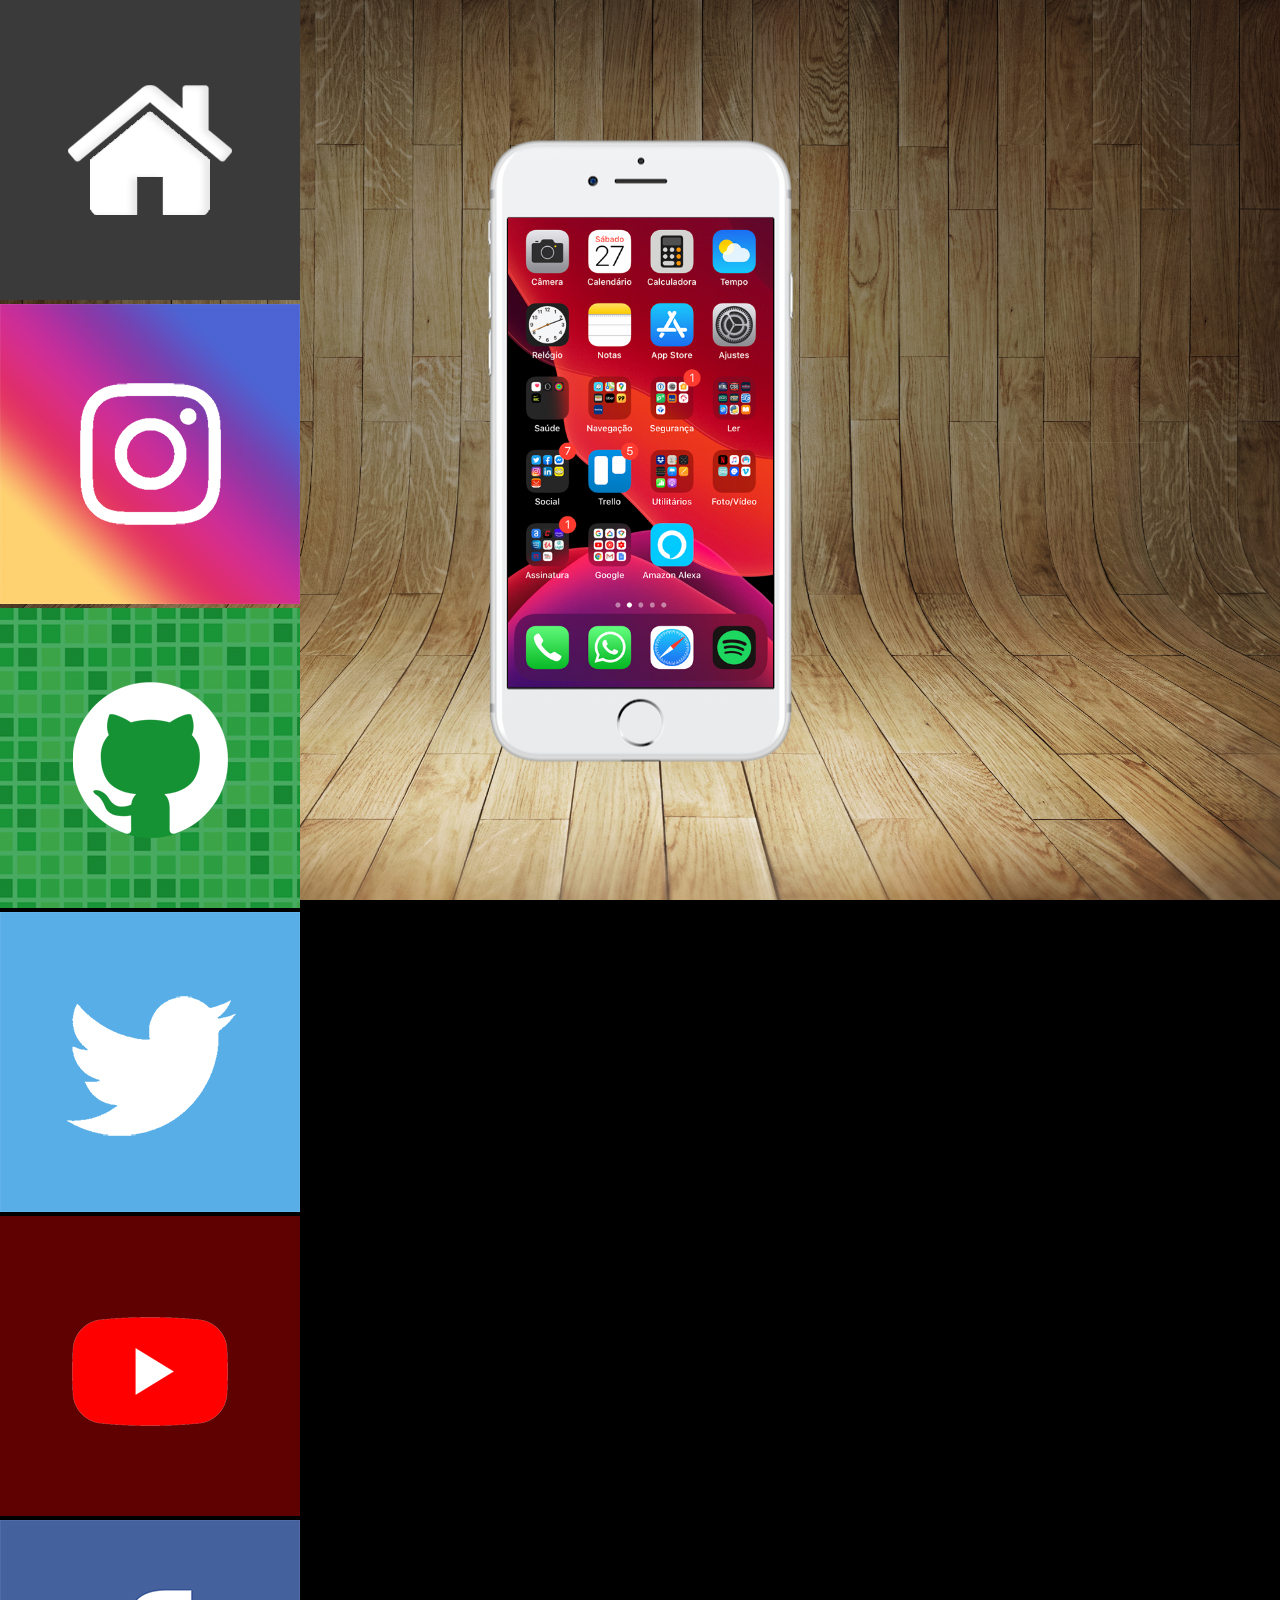
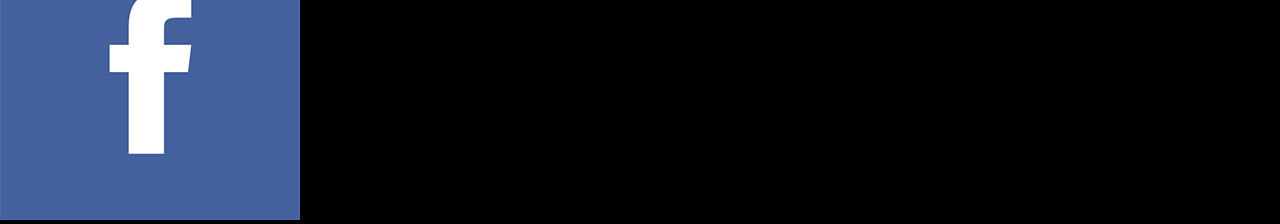
<file: index.html>
<!DOCTYPE html>
<html lang="pt-br">
<head>
    <meta charset="UTF-8">
    <meta name="viewport" content="width=device-width, initial-scale=1.0">
    <title>Projeto Rede Social</title>
    <link rel="shortcut icon" href="rede/favicon.ico" type="image/x-icon">
    <link rel="stylesheet" href="style.css">
</head>
<body>
    <main>
        <section id="telefone">
            <iframe src="home.html" name="tela" id="tela" frameborder="0"></iframe>

        </section>
        <section id="rede">
            <a href="home.html" target="tela"><img src="rede/imagens/logo-home.jpg" alt="Home"></a><br>
            <a href="isnta.html" target="tela"><img src="rede/imagens/logo-instagram.jpg" alt="Instagram"></a><br>
            <a href="git.html" target="tela"><img src="rede/imagens/logo-github.jpg" alt="Github"></a><br>
            <a href="#" target="tela"><img src="rede/imagens/logo-twitter.jpg" alt="Twitter"></a><br>
            <a href="youtube.html" target="tela"><img src="rede/imagens/logo-youtube.jpg" alt="Youtube"></a><br>
            <a href="youtube.html" target="tela"><img src="rede/imagens/logo-facebook.jpg" alt="Fecebook"></a>

        </section>
    </main>
    
</body>
</html>
</file>
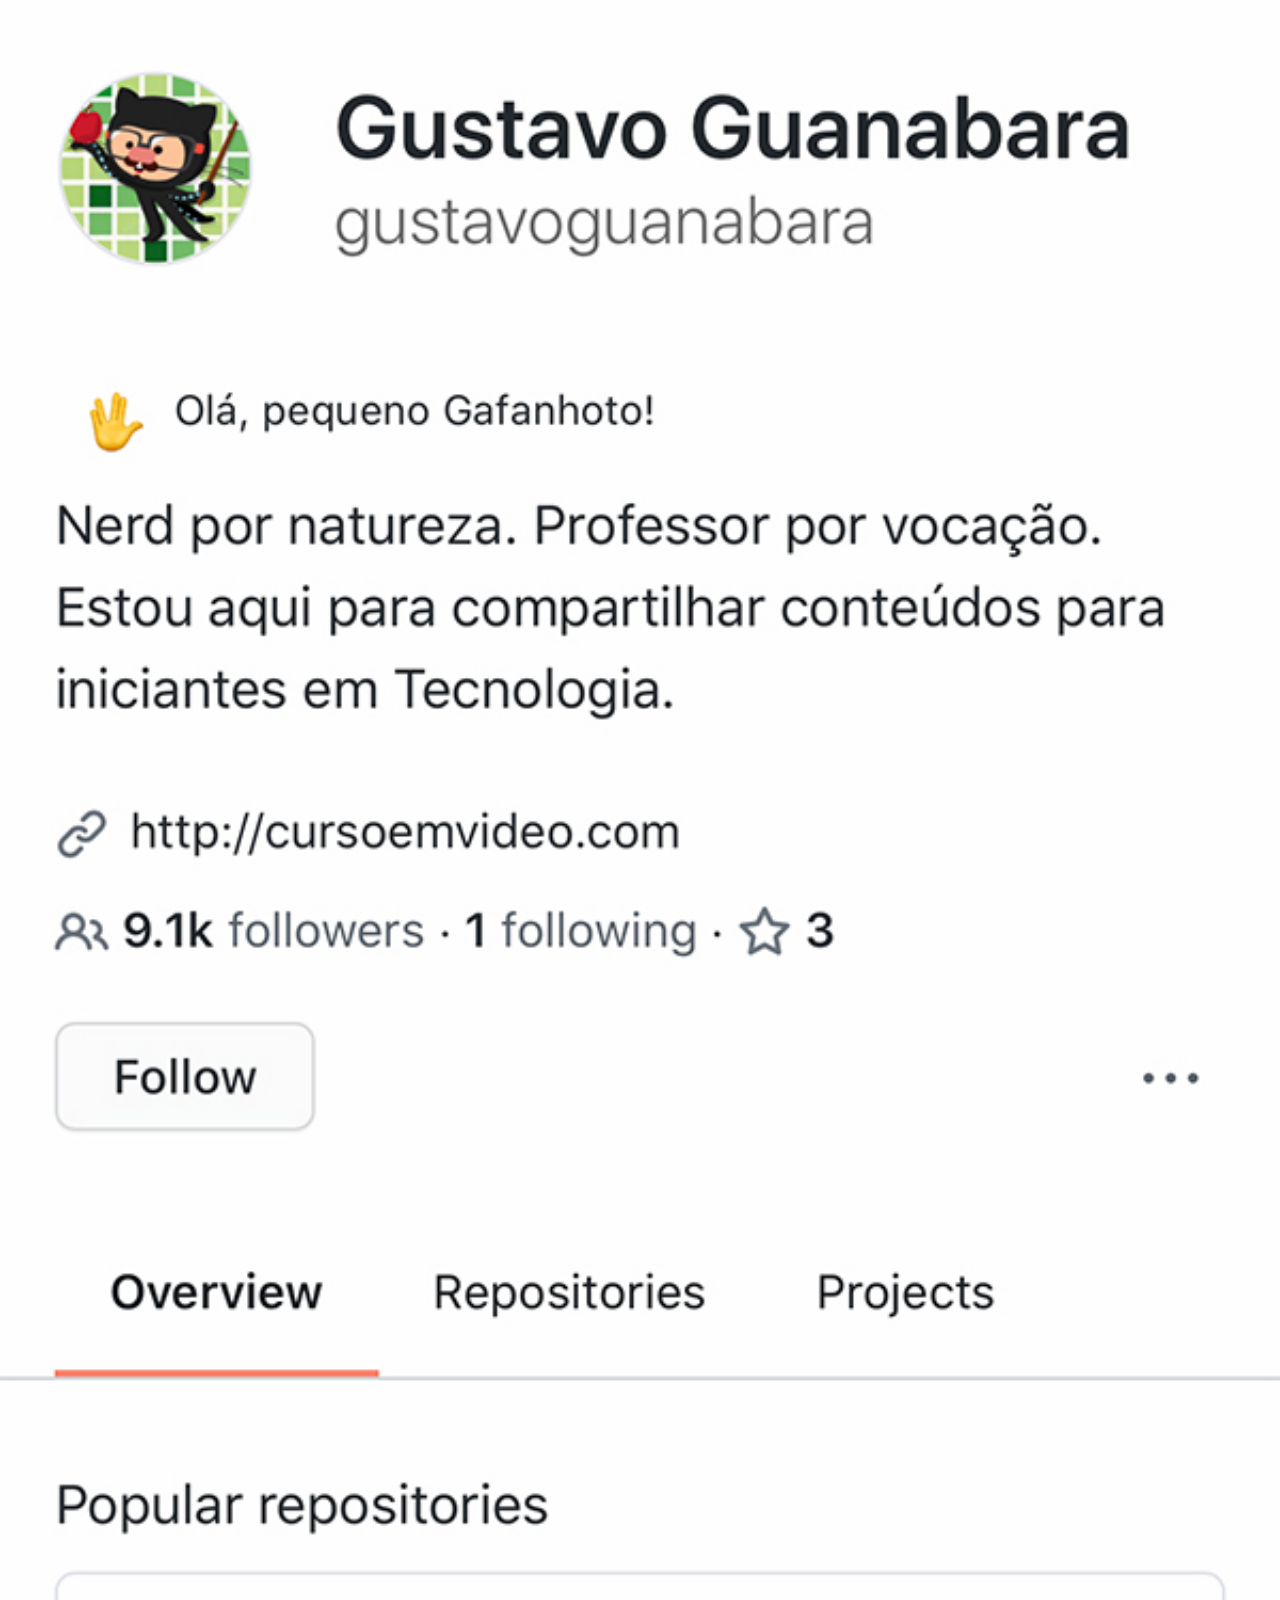
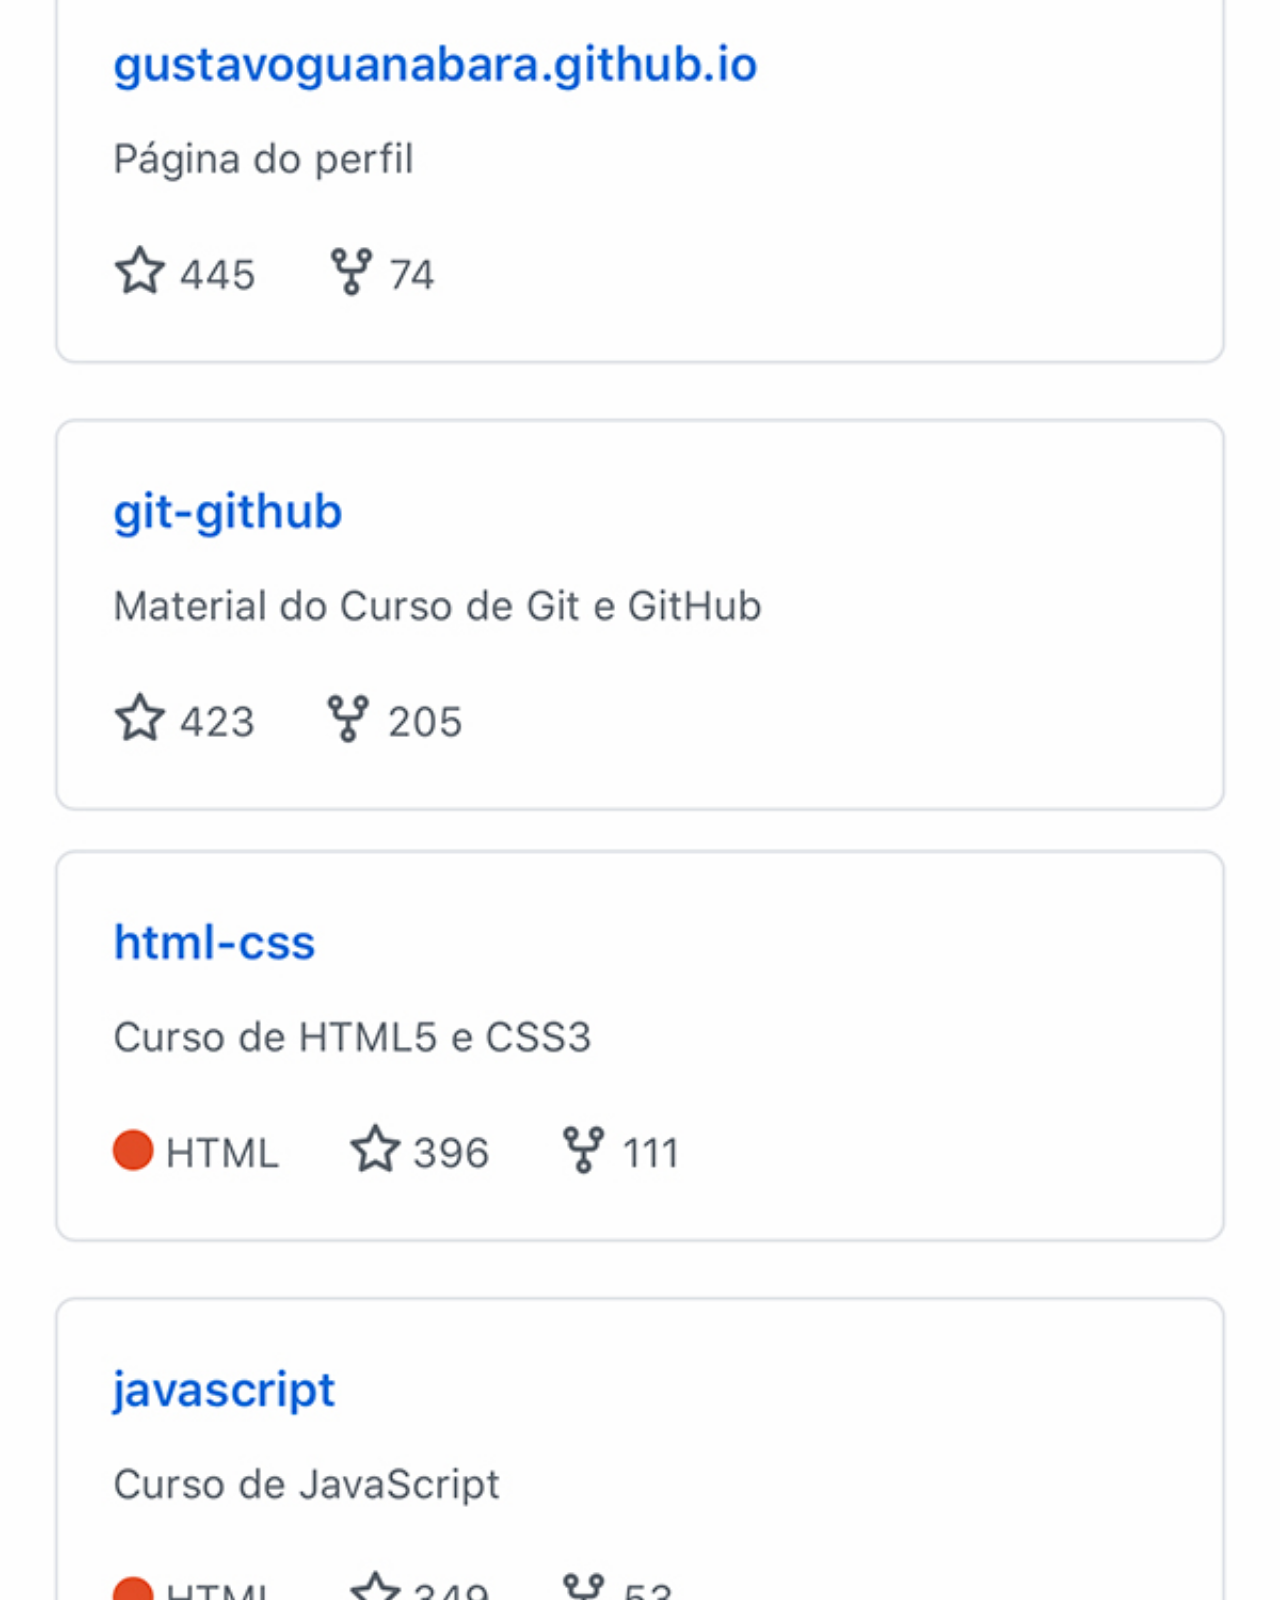
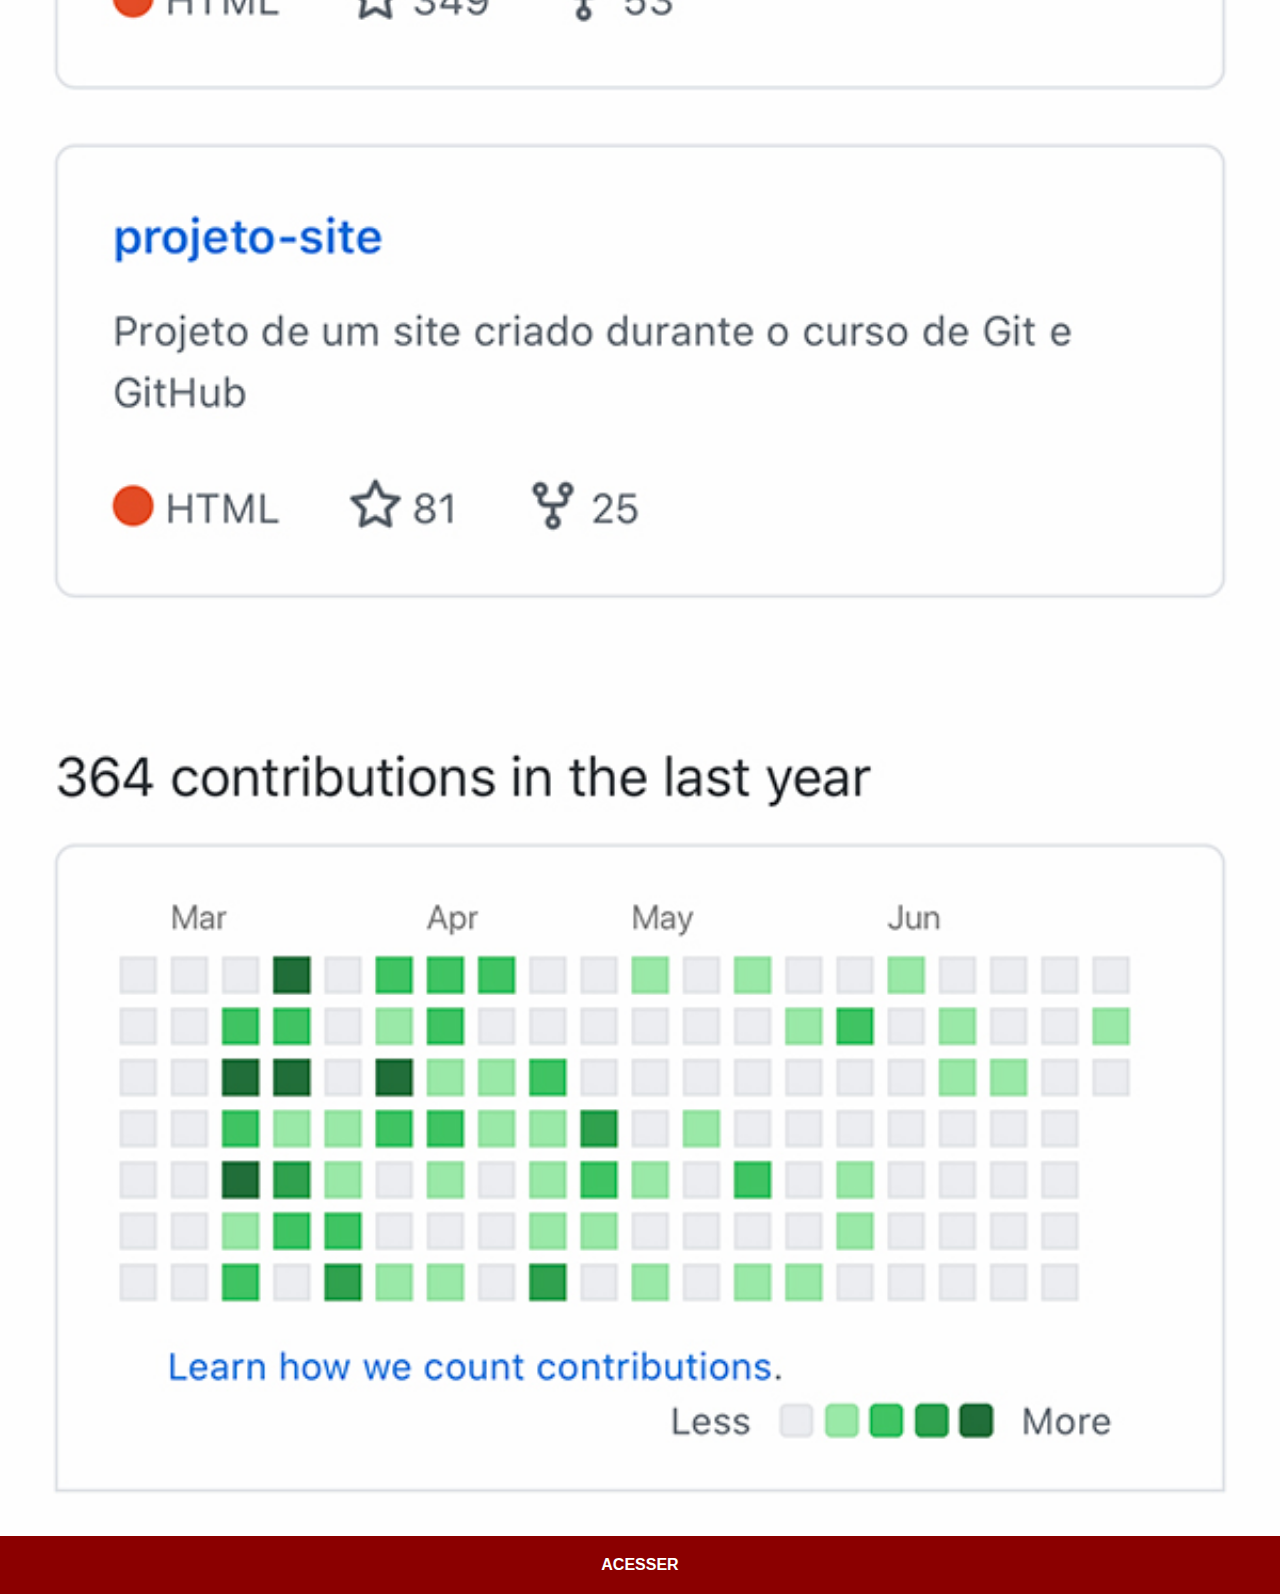
<file: git.html>
<!DOCTYPE html>
<html lang="pt-br">
<head>
    <meta charset="UTF-8">
    <meta name="viewport" content="width=device-width, initial-scale=1.0">
    <title>Github</title>
    <link rel="stylesheet" href="style1.css">
</head>
<body>
    <img src="rede/imagens/tela-github.jpg" alt="Github">
    <a href="https://github.com/gustavoguanabara/html-css/tree/master/aulas-pdf" target="_blank" >ACESSER</a>
</body>
</html>
</file>
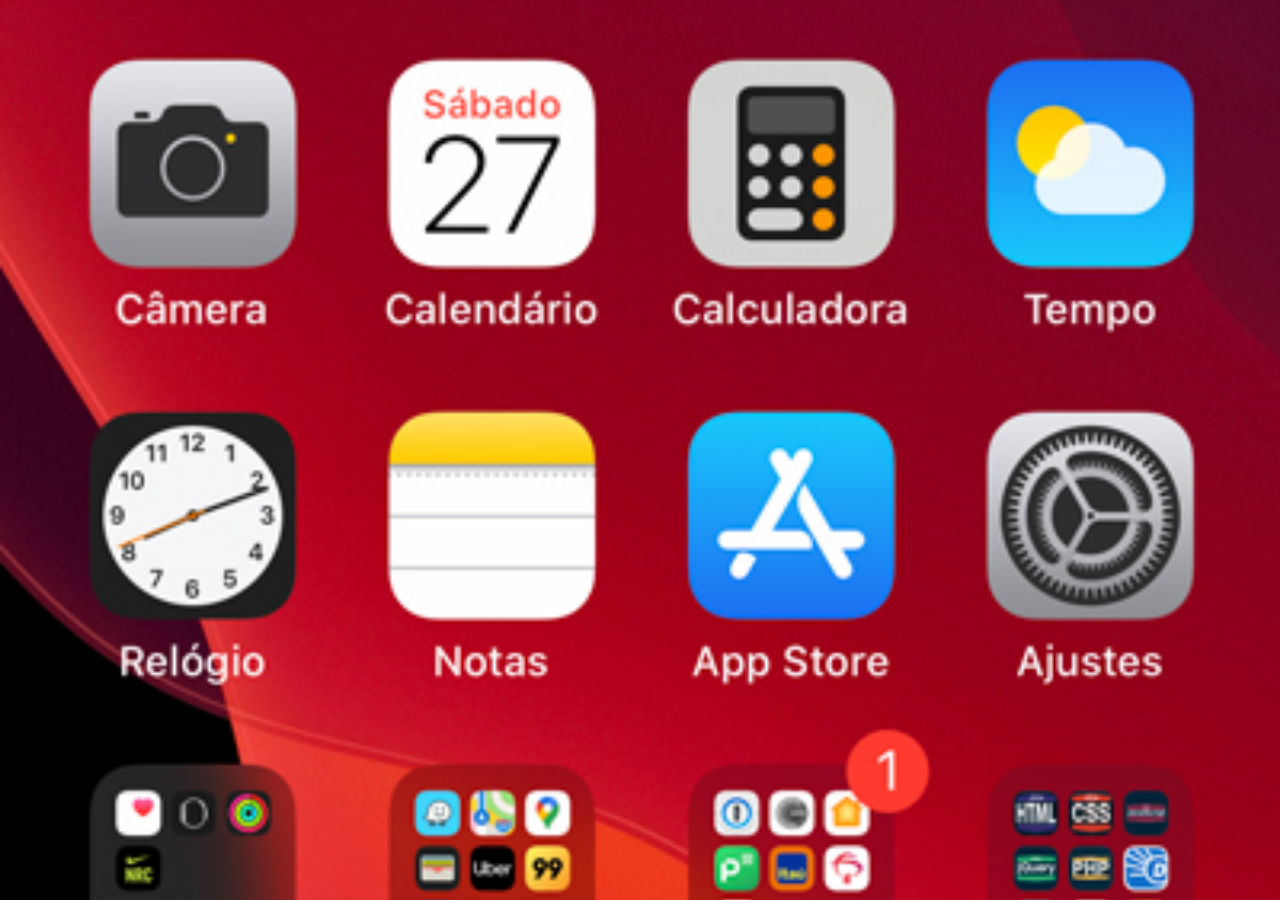
<file: home.html>
<!DOCTYPE html>
<html lang="pt-br">
<head>
    <meta charset="UTF-8">
    <meta name="viewport" content="width=device-width, initial-scale=1.0">
    <title>Home</title>
    <style>
        *{
            margin: 0px;
            padding: 0px;
        }
        body{
            width: 100vw;
            height: 100vh;
            background: black url(rede/imagens/tela-home.jpg) no-repeat top center;
            background-size: cover;
        }
    </style>
</head>
<body>
    
</body>
</html>
</file>
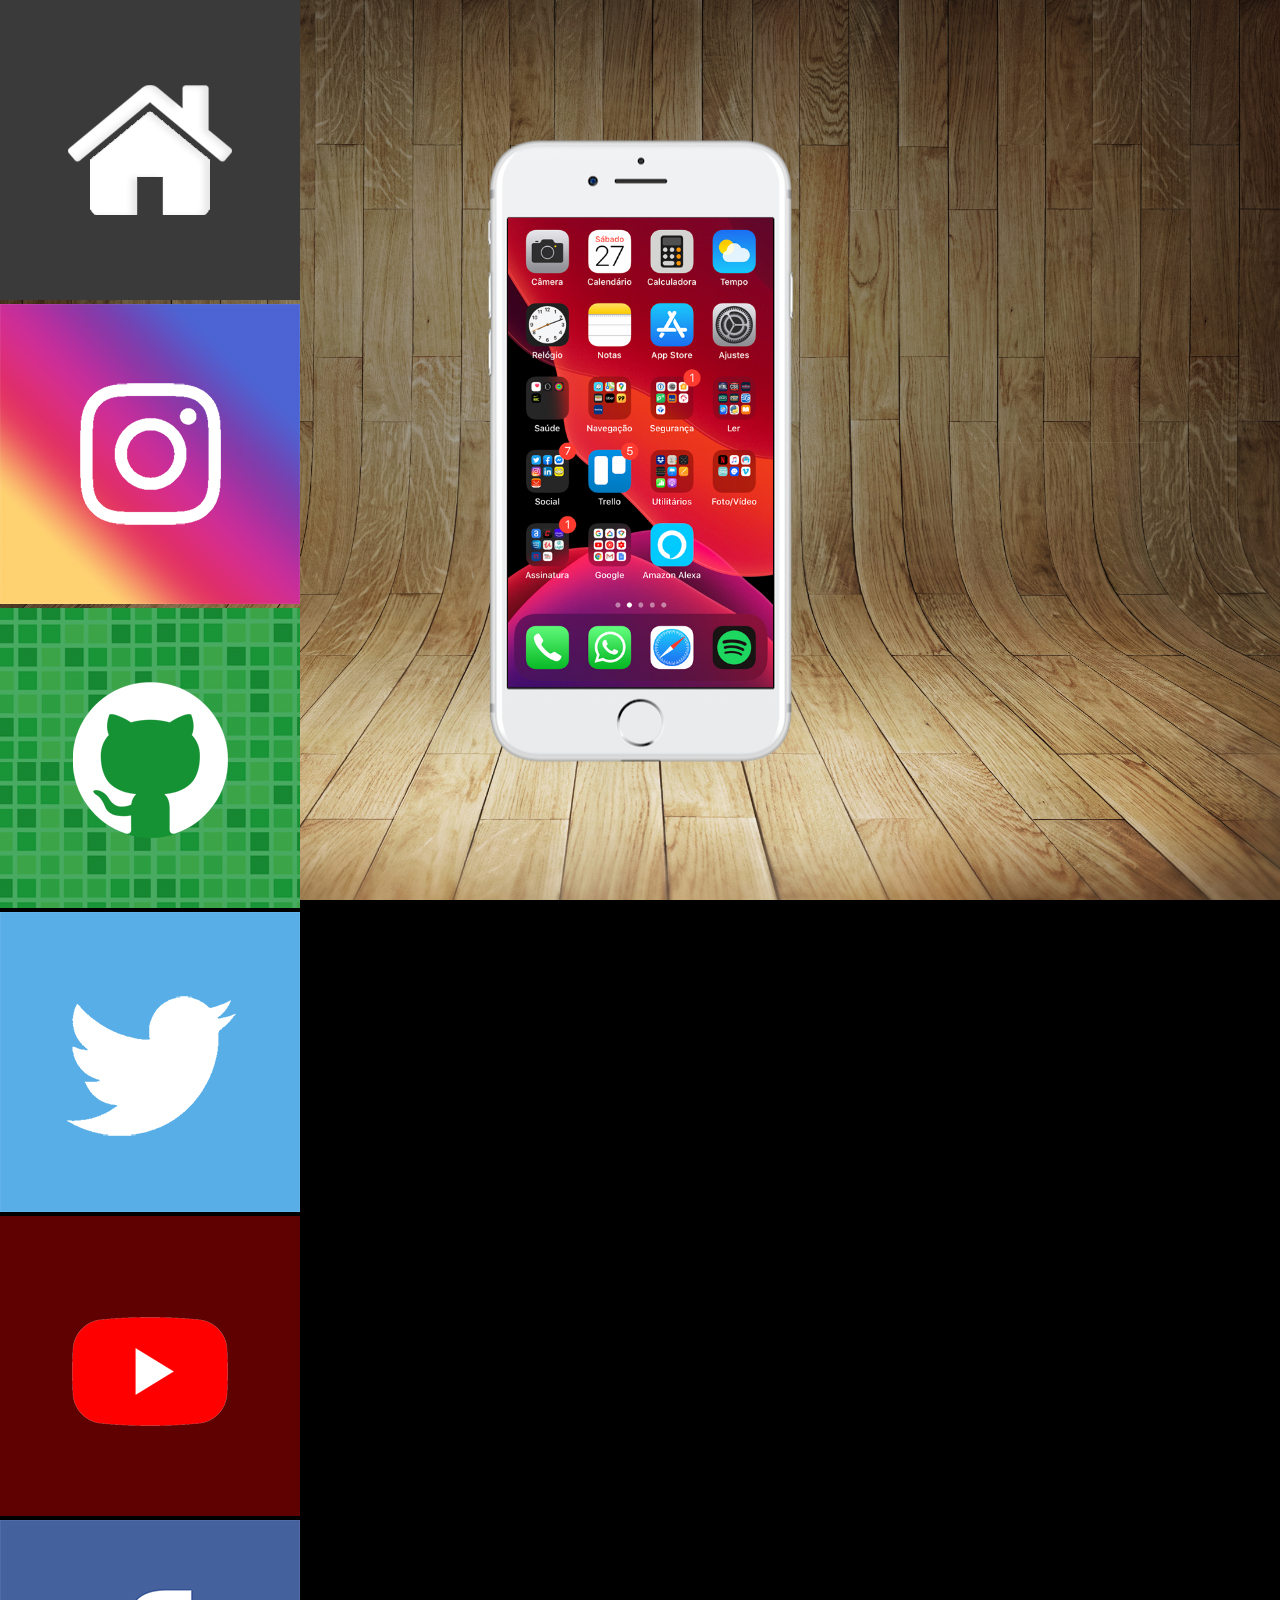
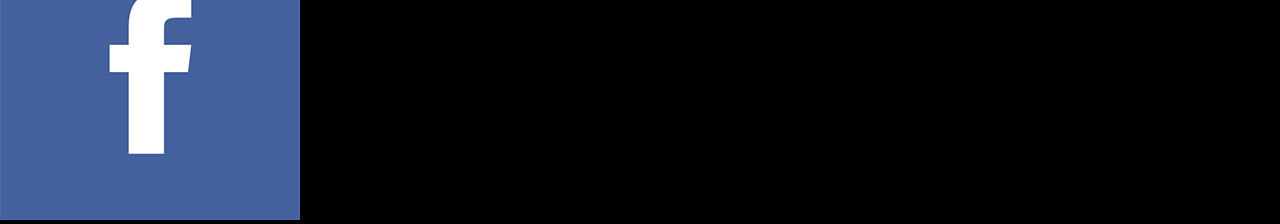
<file: indx.html>
<!DOCTYPE html>
<html lang="pt-br">
<head>
    <meta charset="UTF-8">
    <meta name="viewport" content="width=device-width, initial-scale=1.0">
    <title>Projeto Rede Social</title>
    <link rel="shortcut icon" href="rede/favicon.ico" type="image/x-icon">
    <link rel="stylesheet" href="style.css">
</head>
<body>
    <main>
        <section id="telefone">
            <iframe src="home.html" name="tela" id="tela" frameborder="0"></iframe>

        </section>
        <section id="rede">
            <a href="home.html" target="tela"><img src="rede/imagens/logo-home.jpg" alt="Home"></a><br>
            <a href="isnta.html" target="tela"><img src="rede/imagens/logo-instagram.jpg" alt="Instagram"></a><br>
            <a href="git.html" target="tela"><img src="rede/imagens/logo-github.jpg" alt="Github"></a><br>
            <a href="#" target="tela"><img src="rede/imagens/logo-twitter.jpg" alt="Twitter"></a><br>
            <a href="youtube.html" target="tela"><img src="rede/imagens/logo-youtube.jpg" alt="Youtube"></a><br>
            <a href="youtube.html" target="tela"><img src="rede/imagens/logo-facebook.jpg" alt="Fecebook"></a>

        </section>
    </main>
    
</body>
</html>
</file>
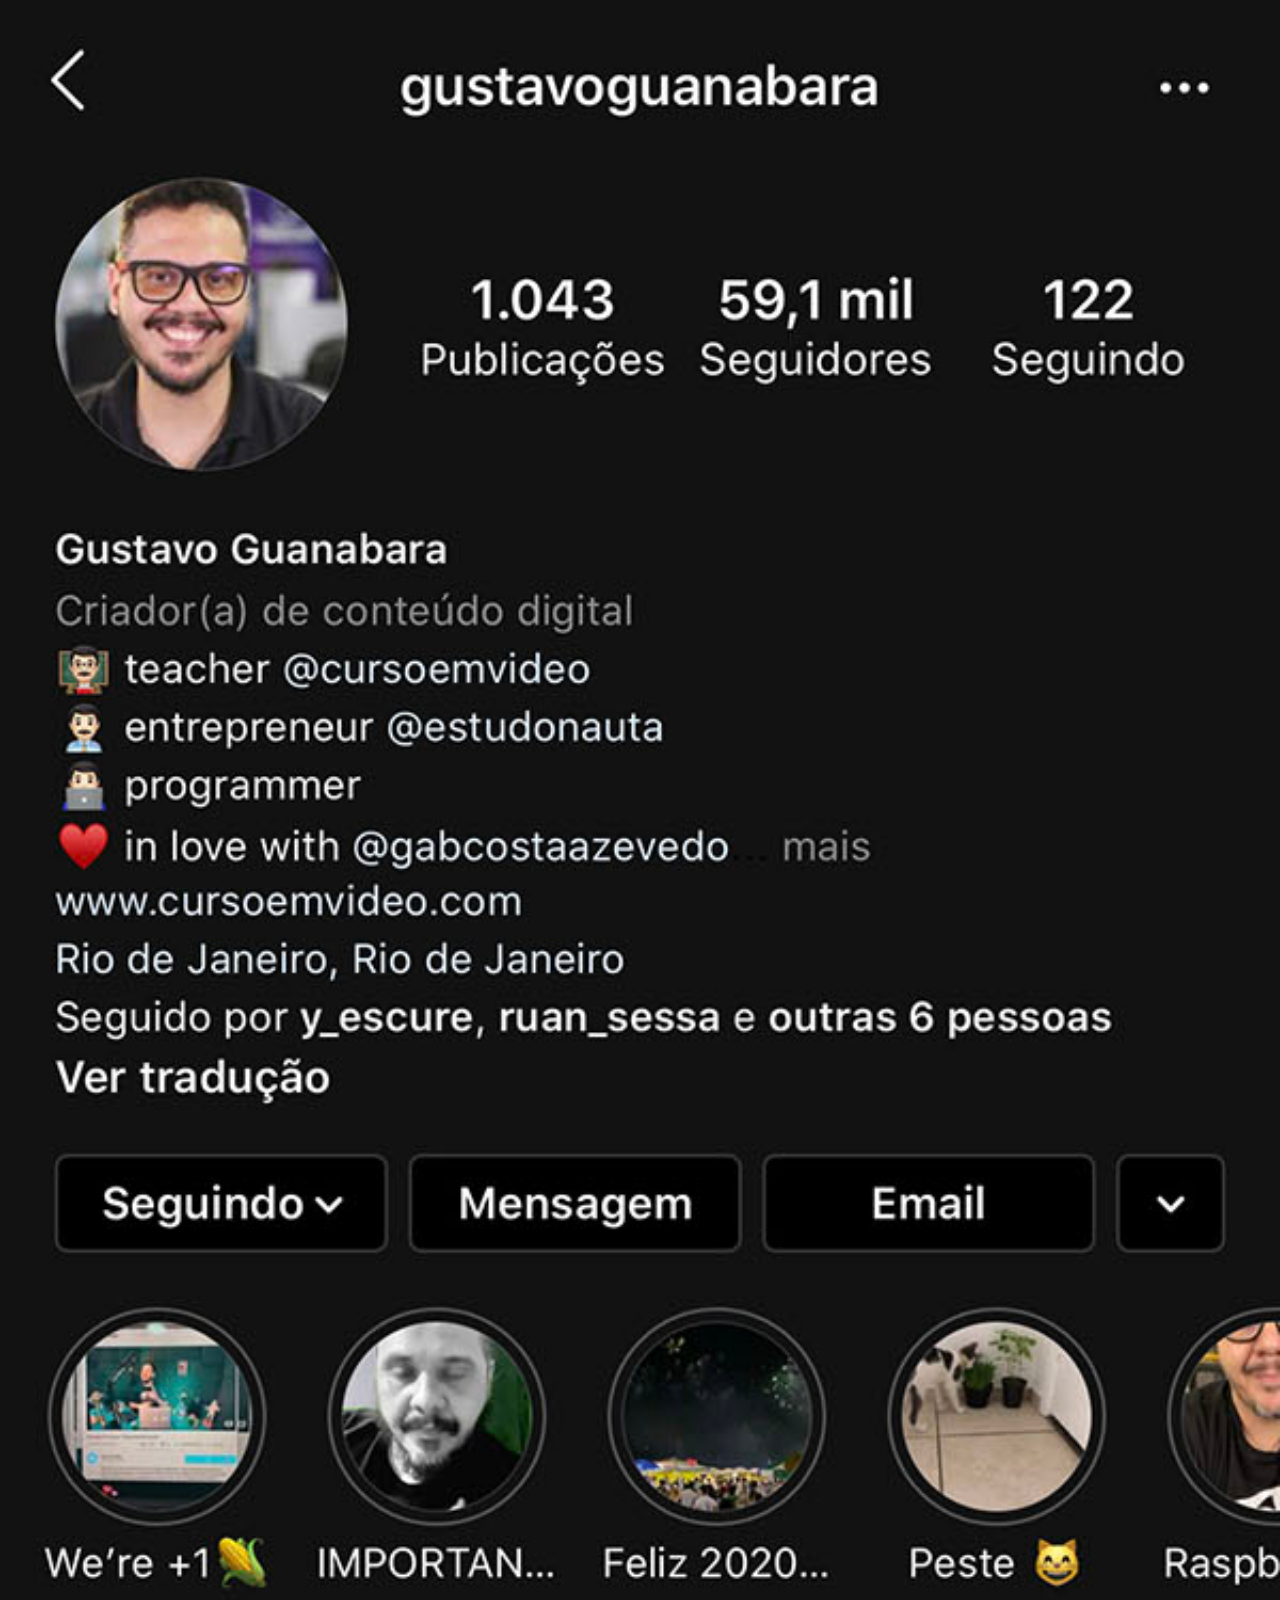
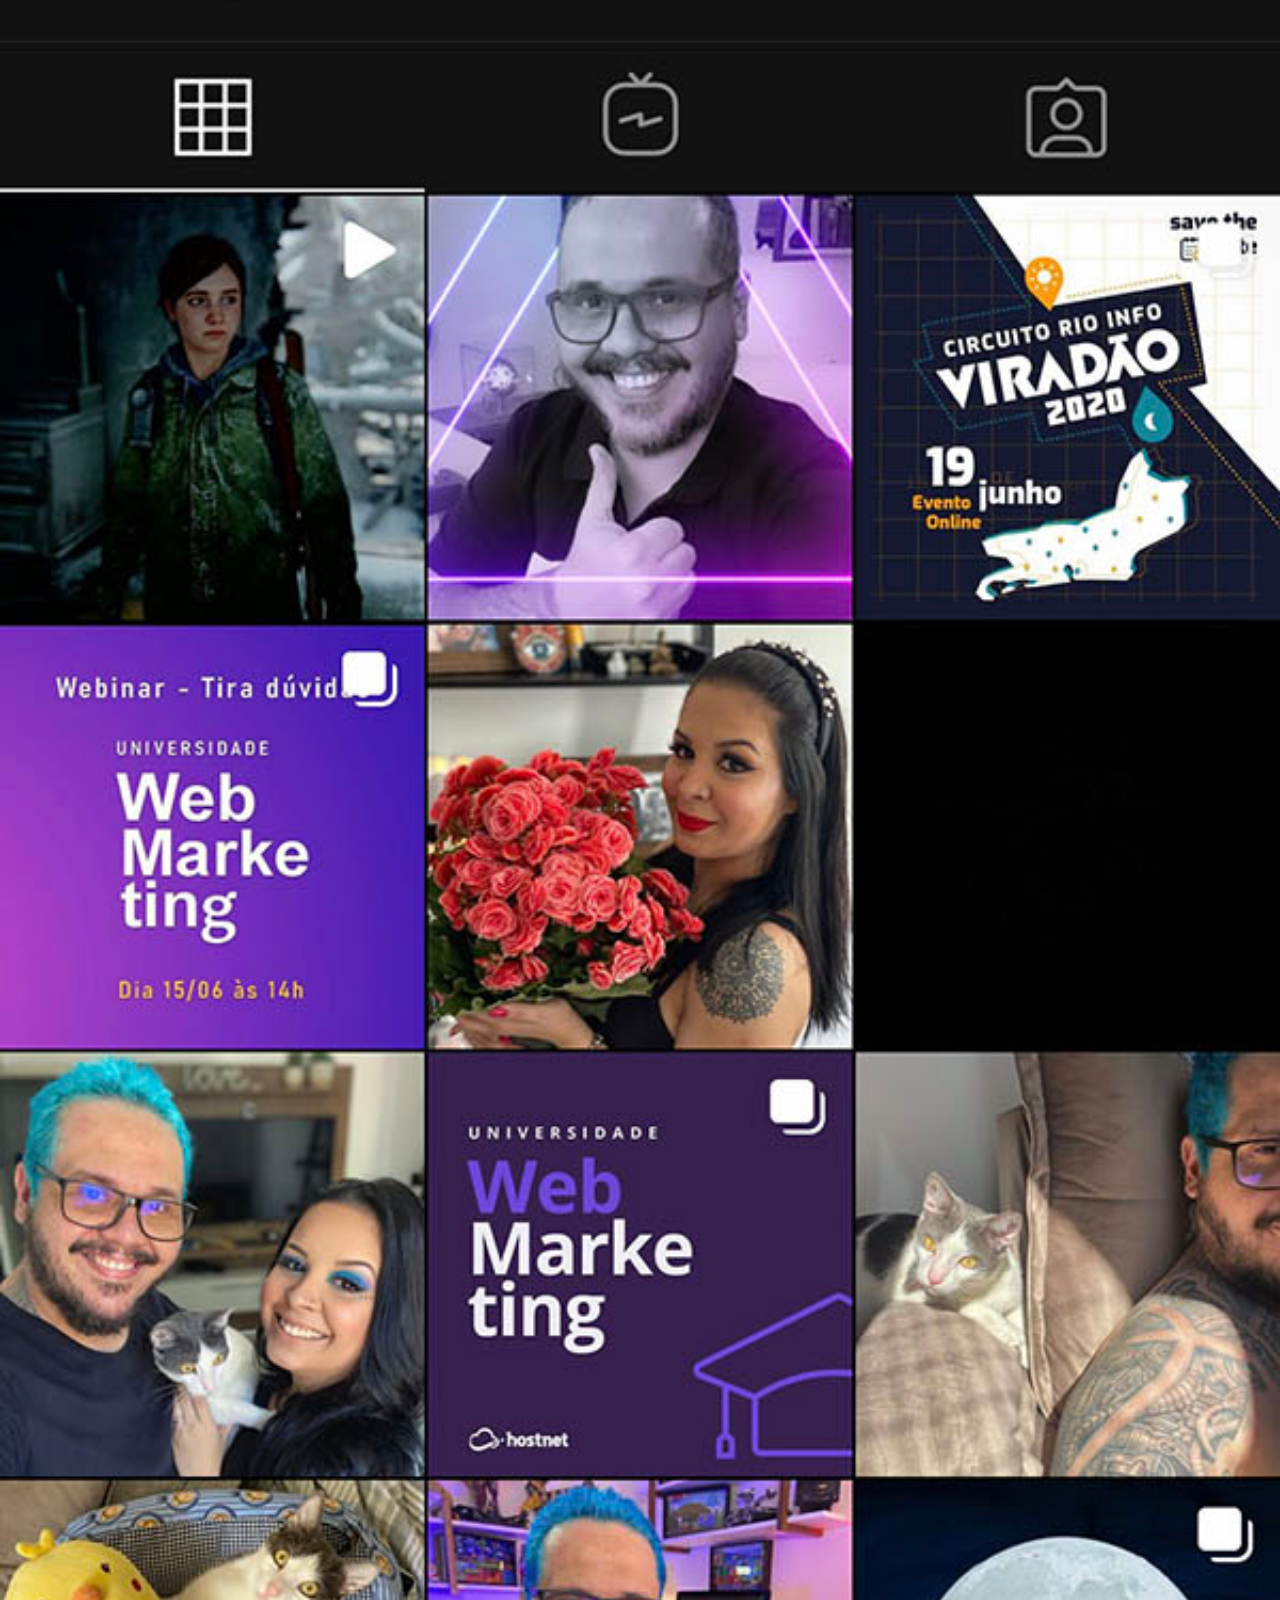
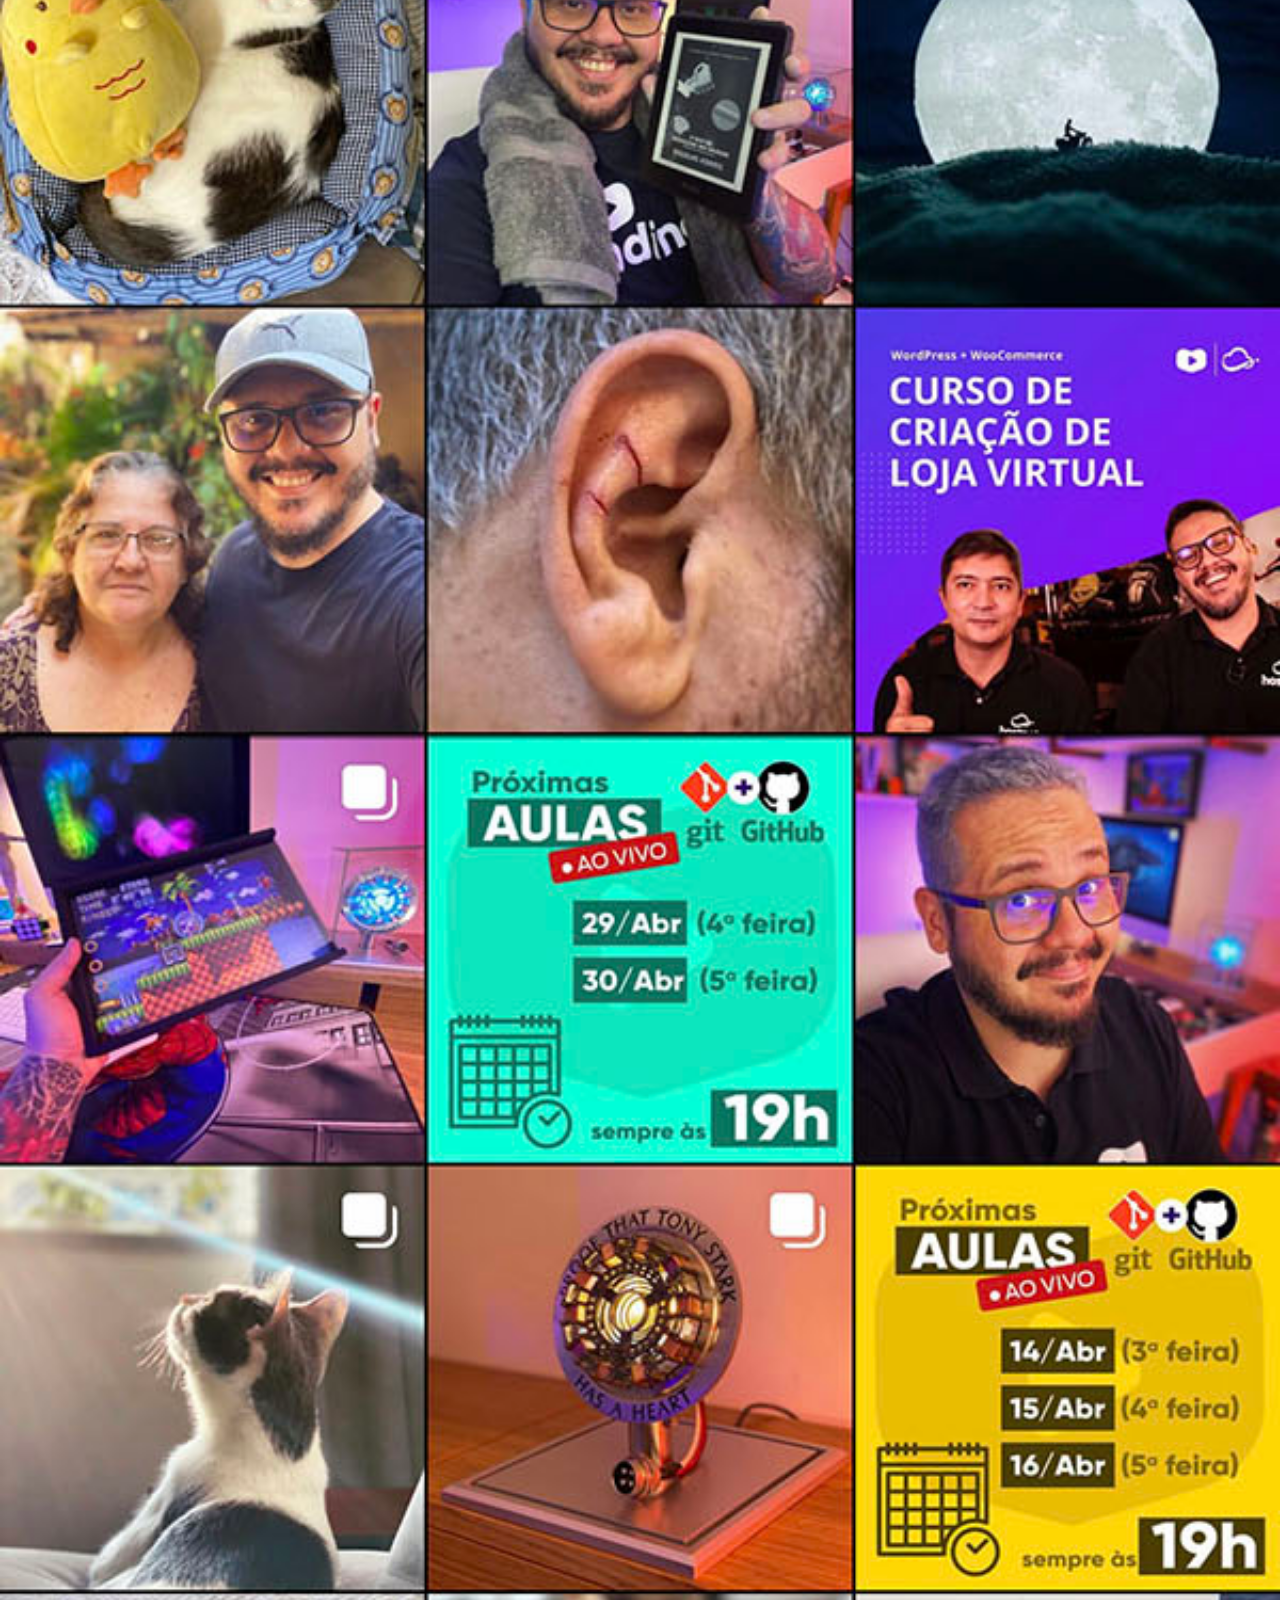
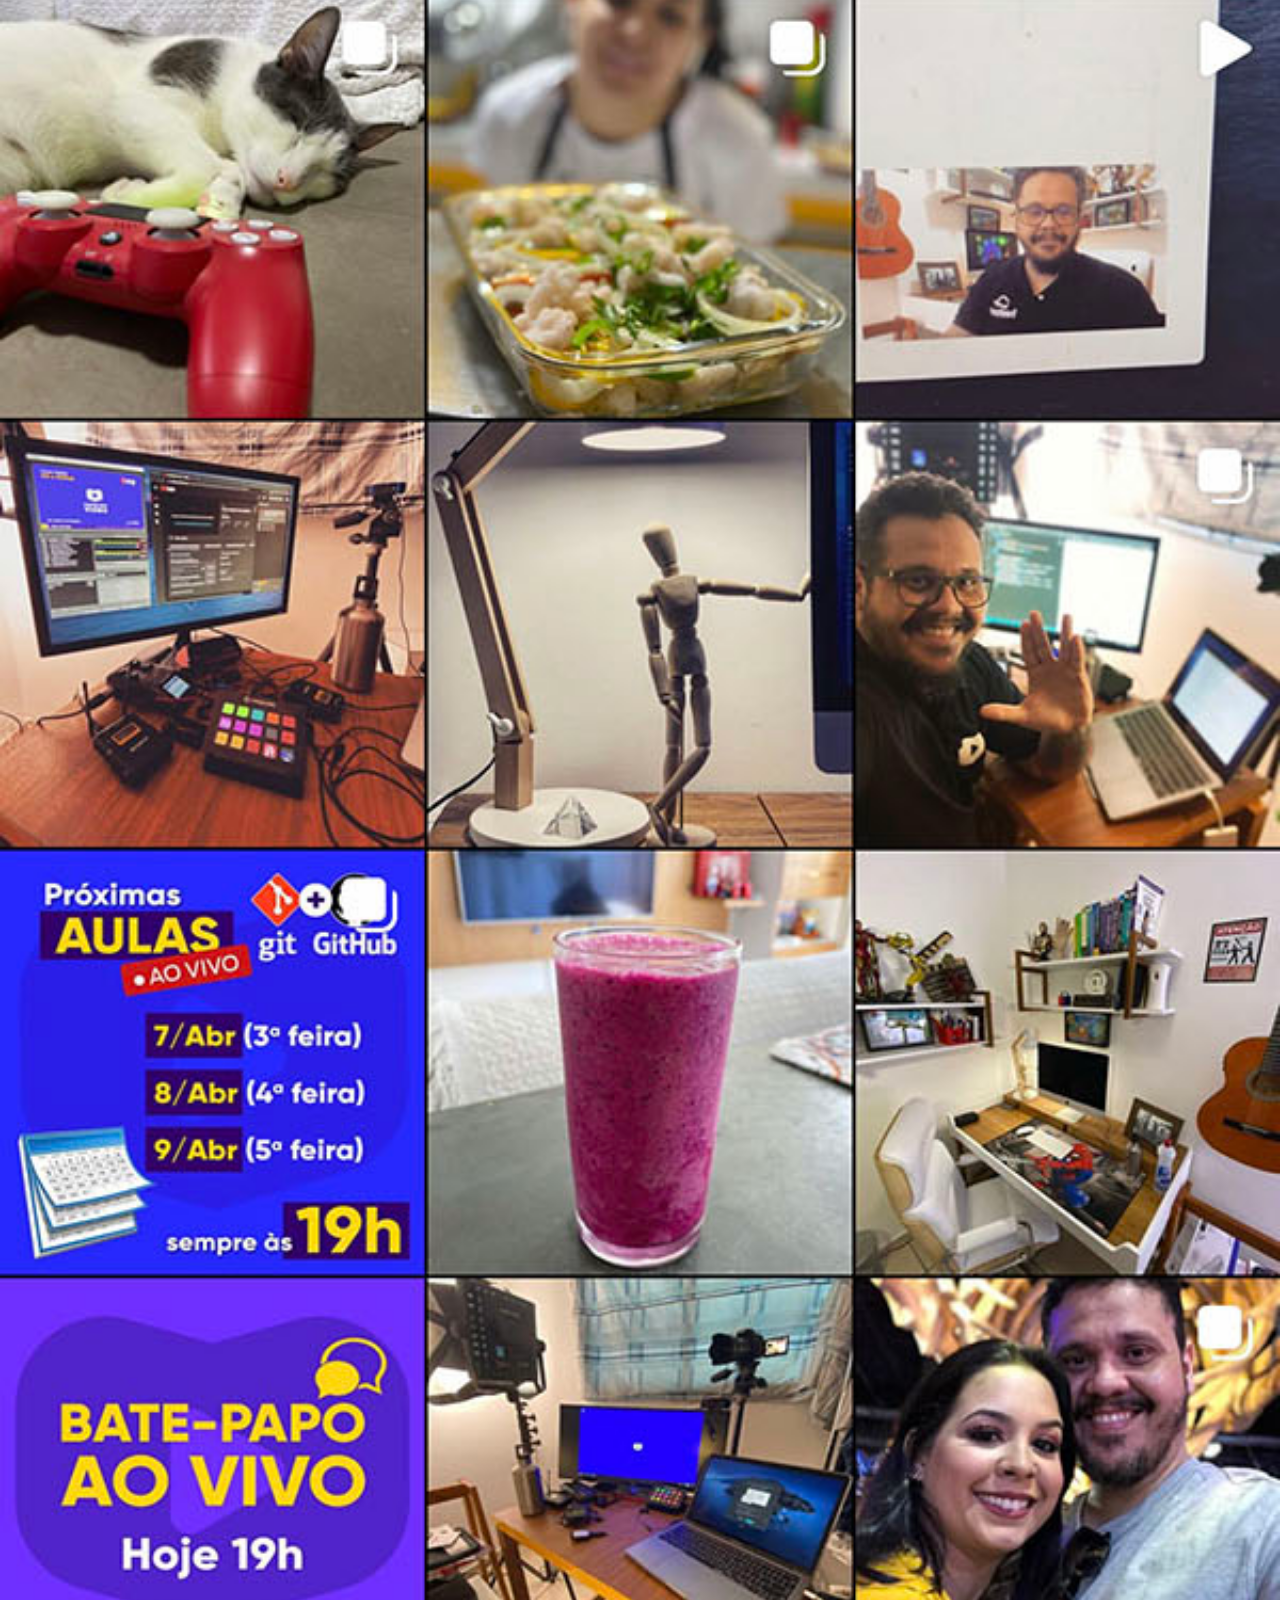
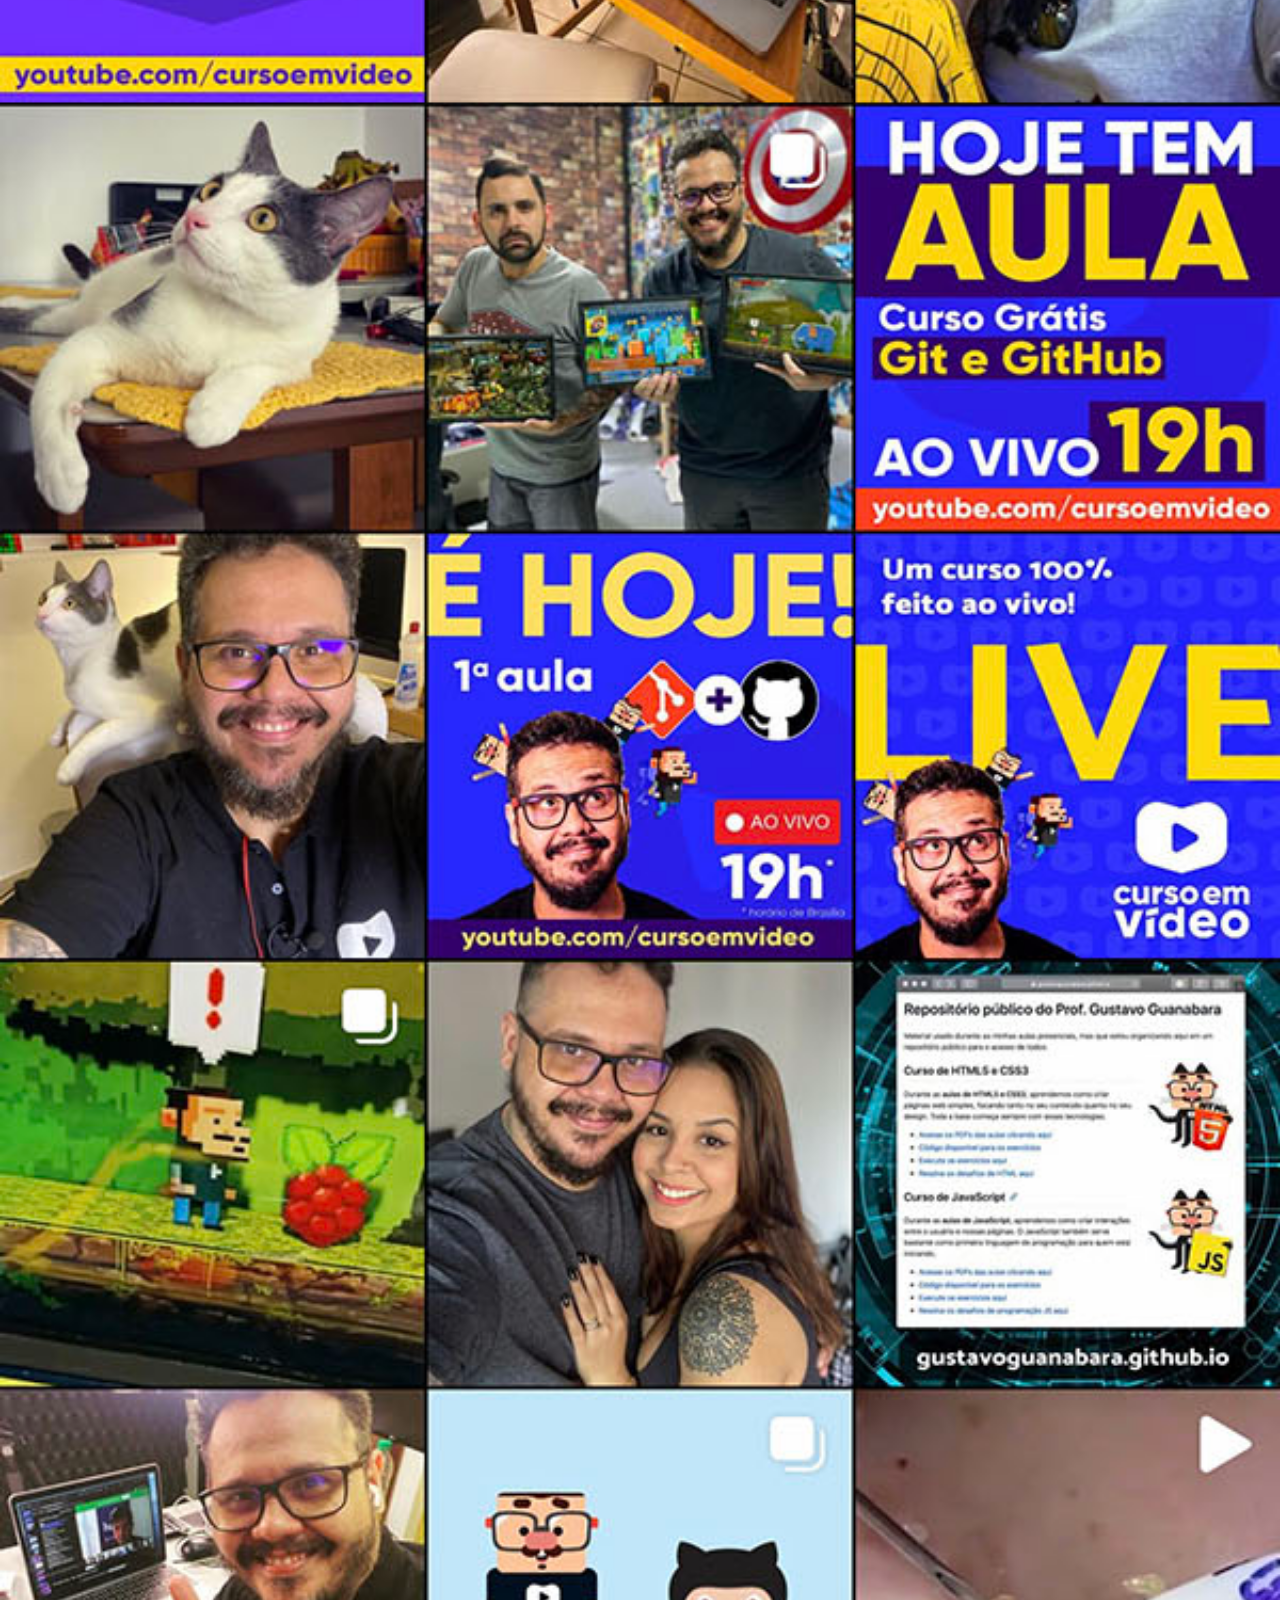
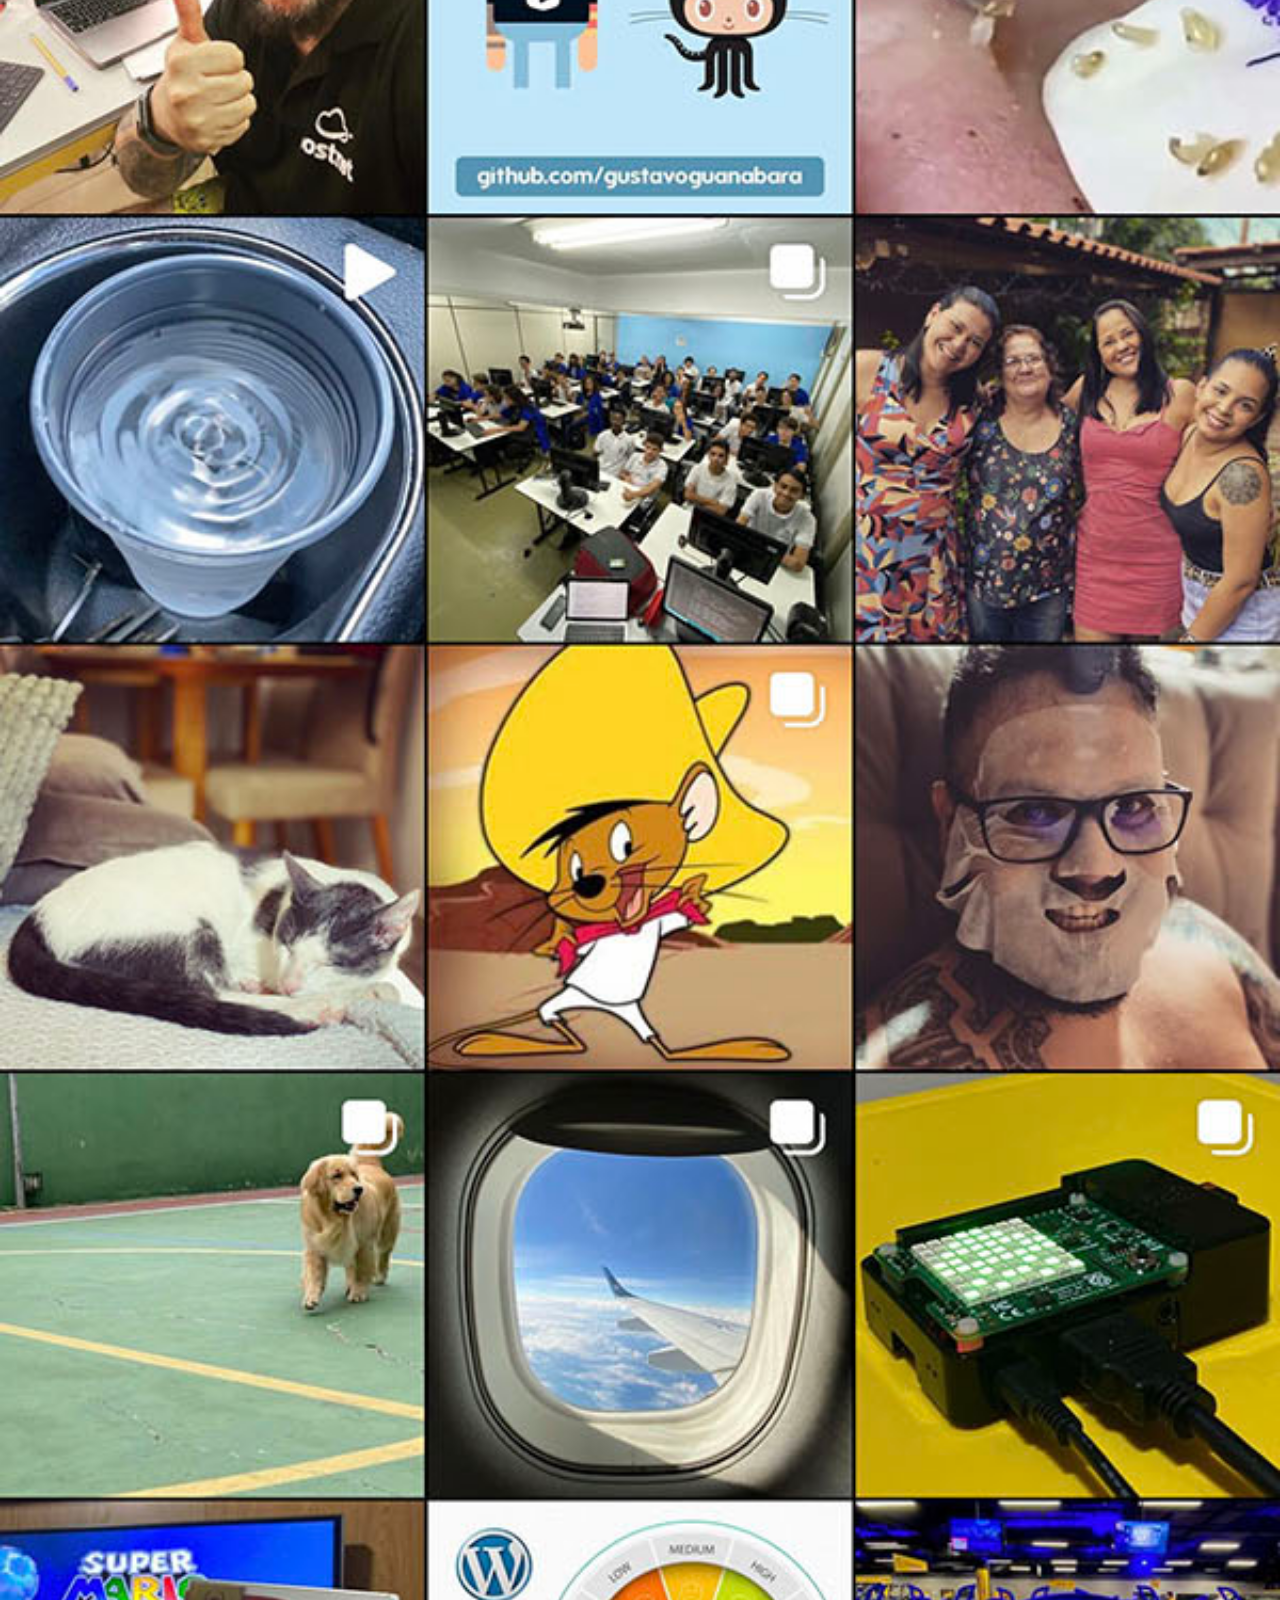
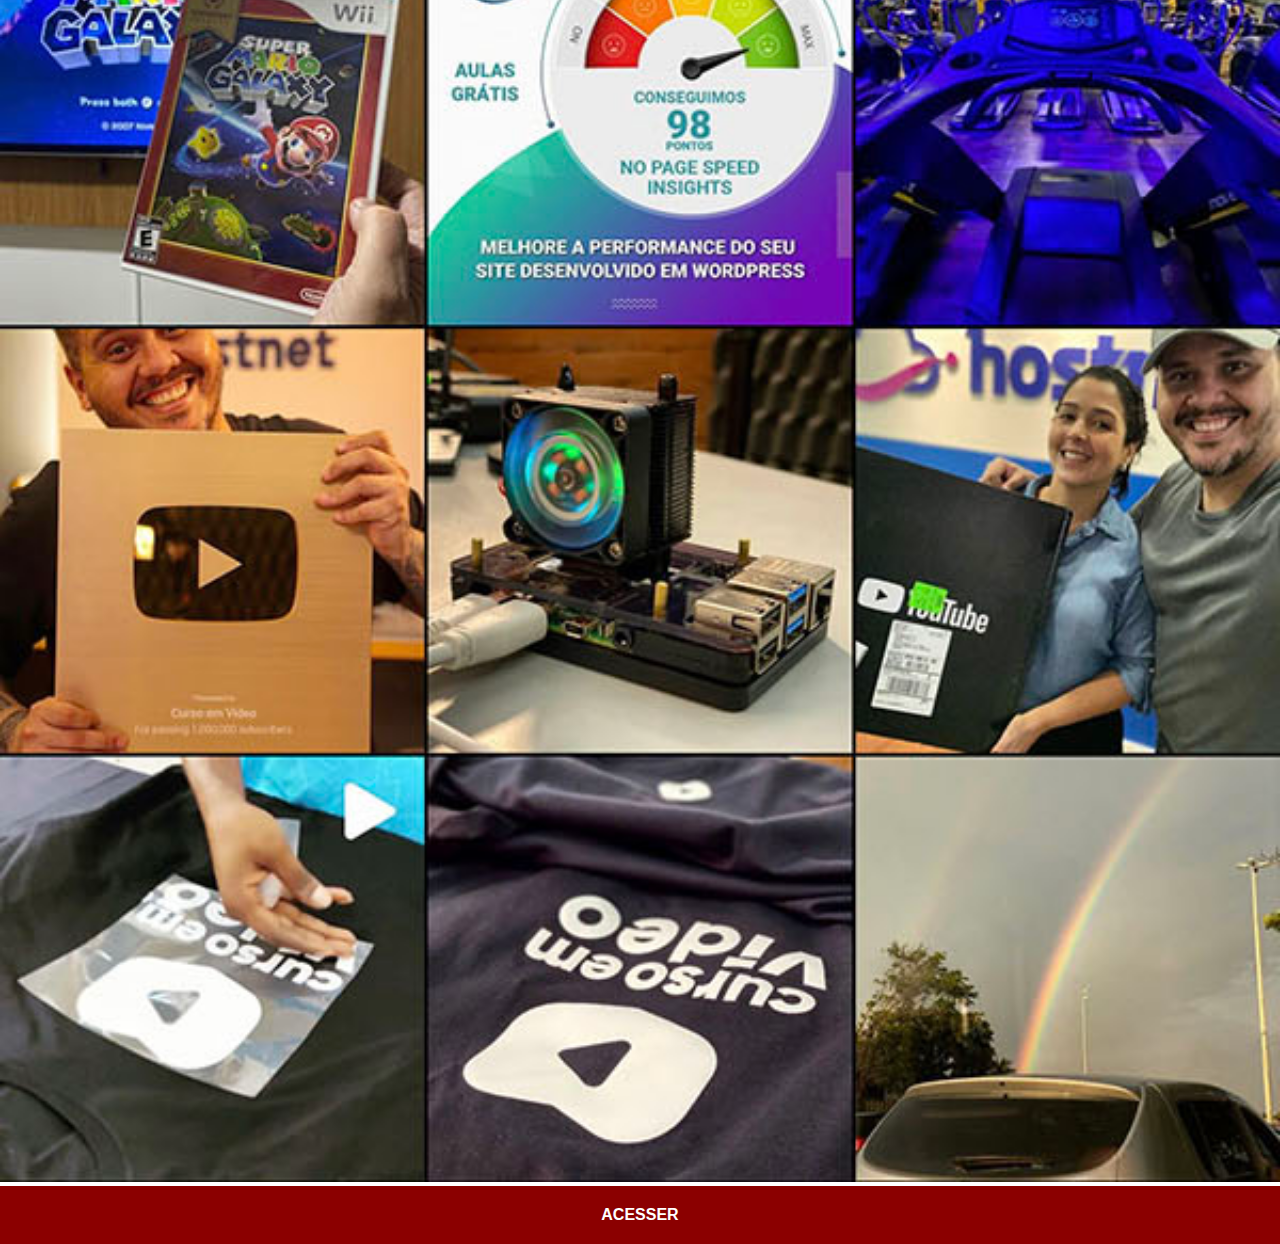
<file: isnta.html>
<!DOCTYPE html>
<html lang="pt-br">
<head>
    <meta charset="UTF-8">
    <meta name="viewport" content="width=device-width, initial-scale=1.0">
    <title>Instragrm</title>
    <link rel="stylesheet" href="style1.css">
</head>
<body>
    <img src="rede/imagens/tela-instagram.jpg" alt=Instragrm"">
    <a href="https://www.instagram.com/hariel_santtos_07?igsh=bnZzdmVjbmpmcWZ2" target="_blank" >ACESSER</a>
</body>
</html>
</file>
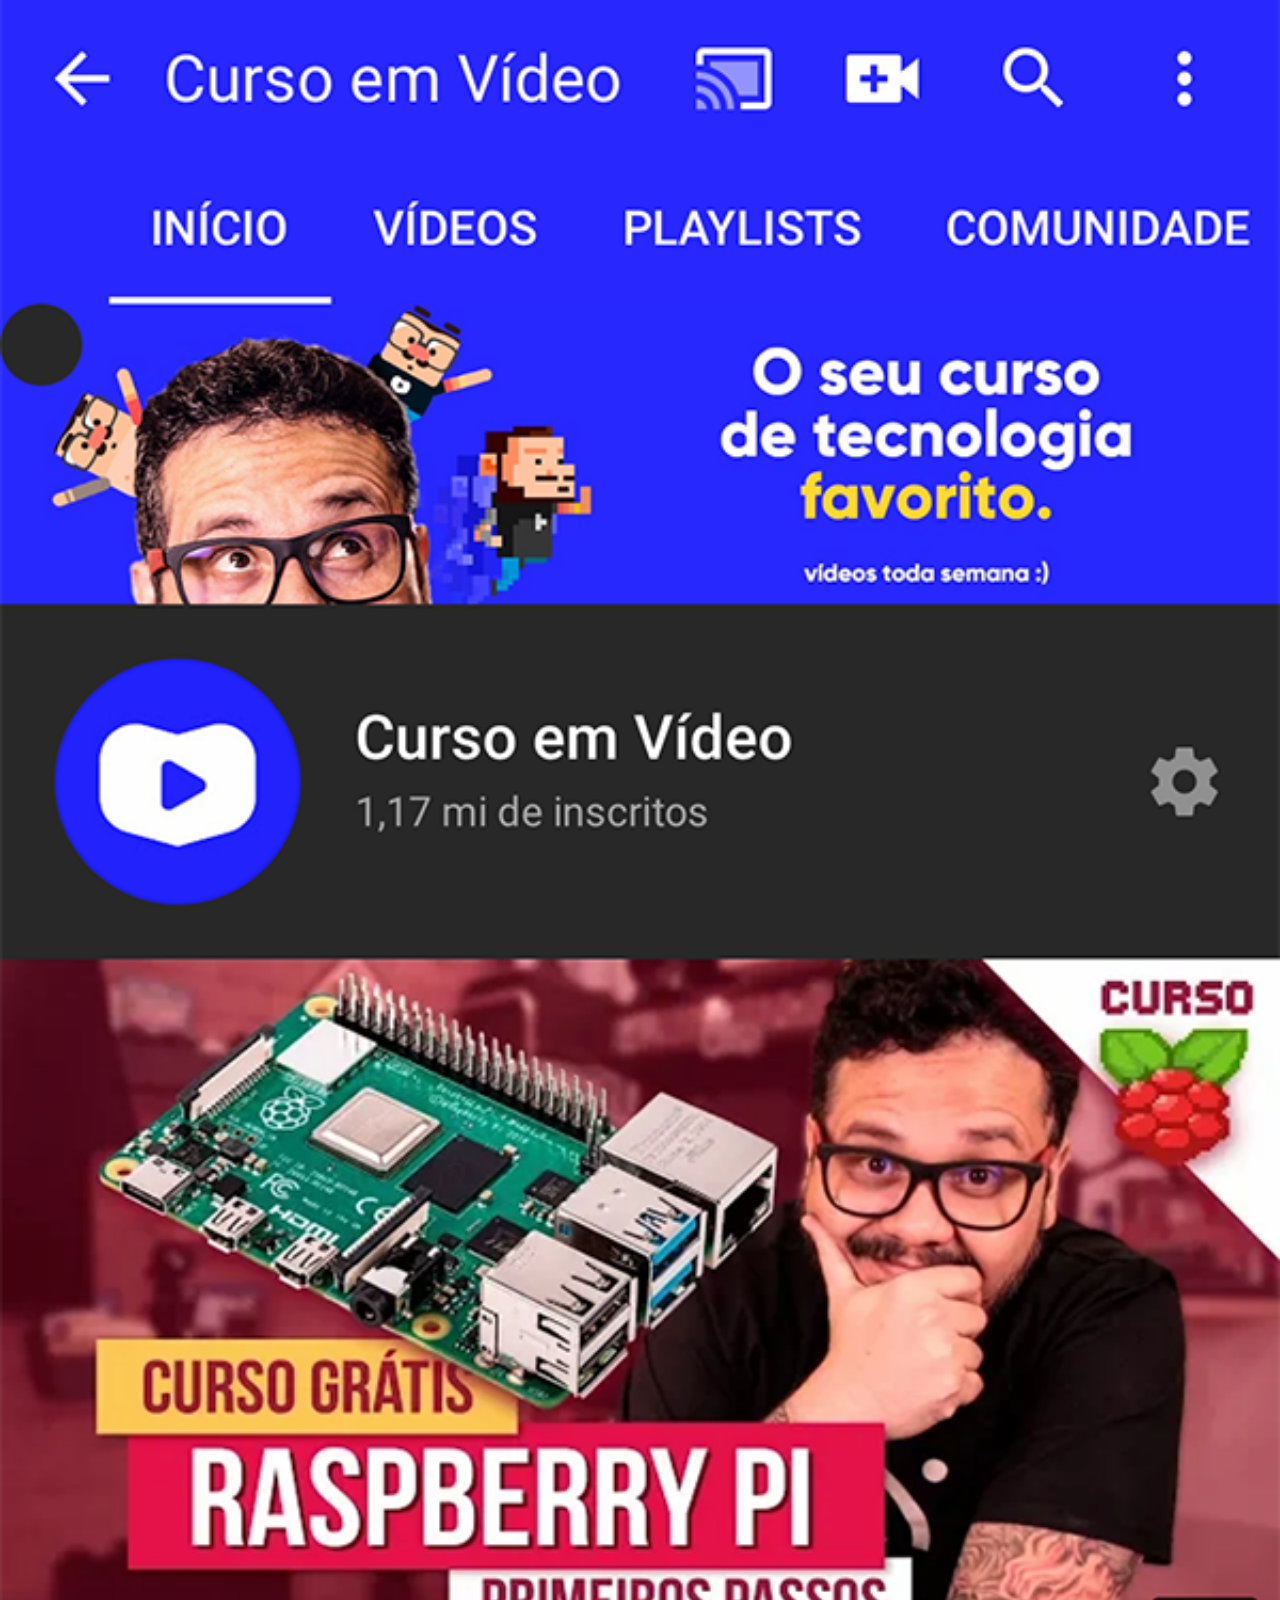
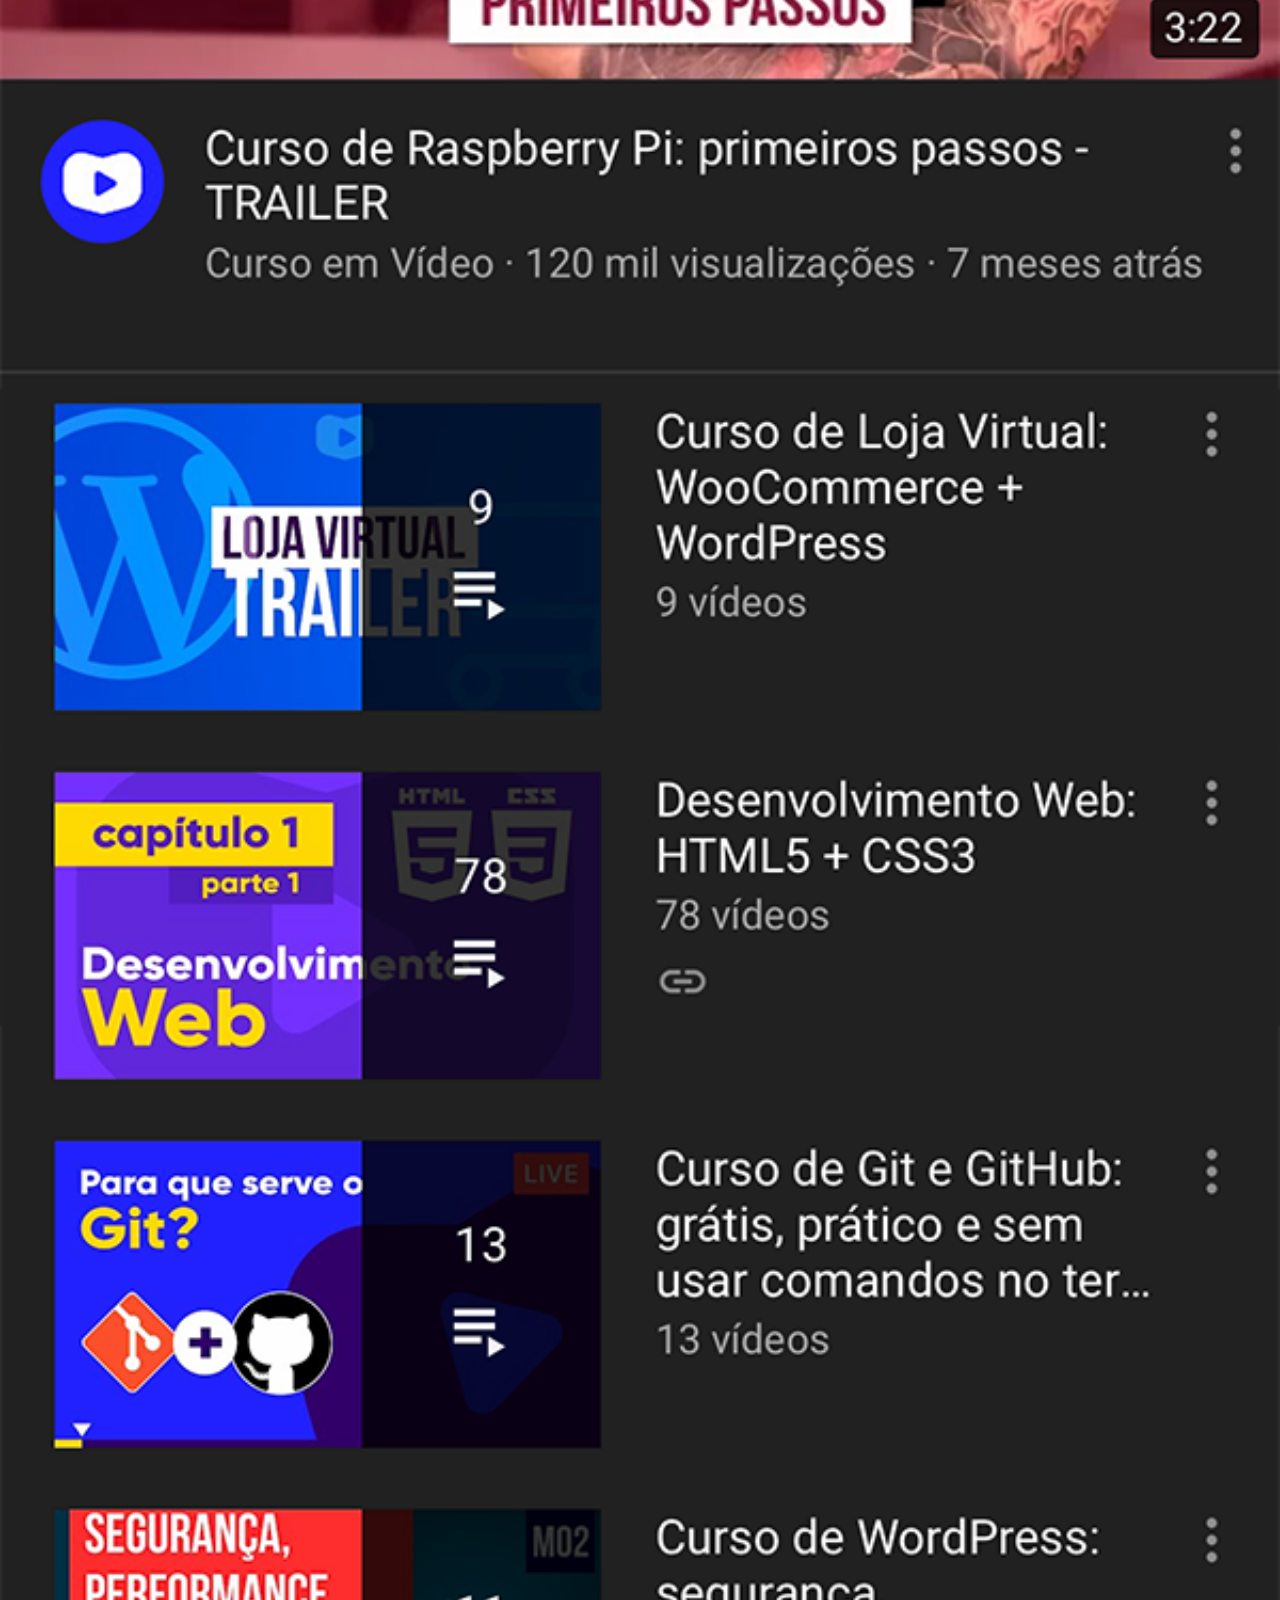
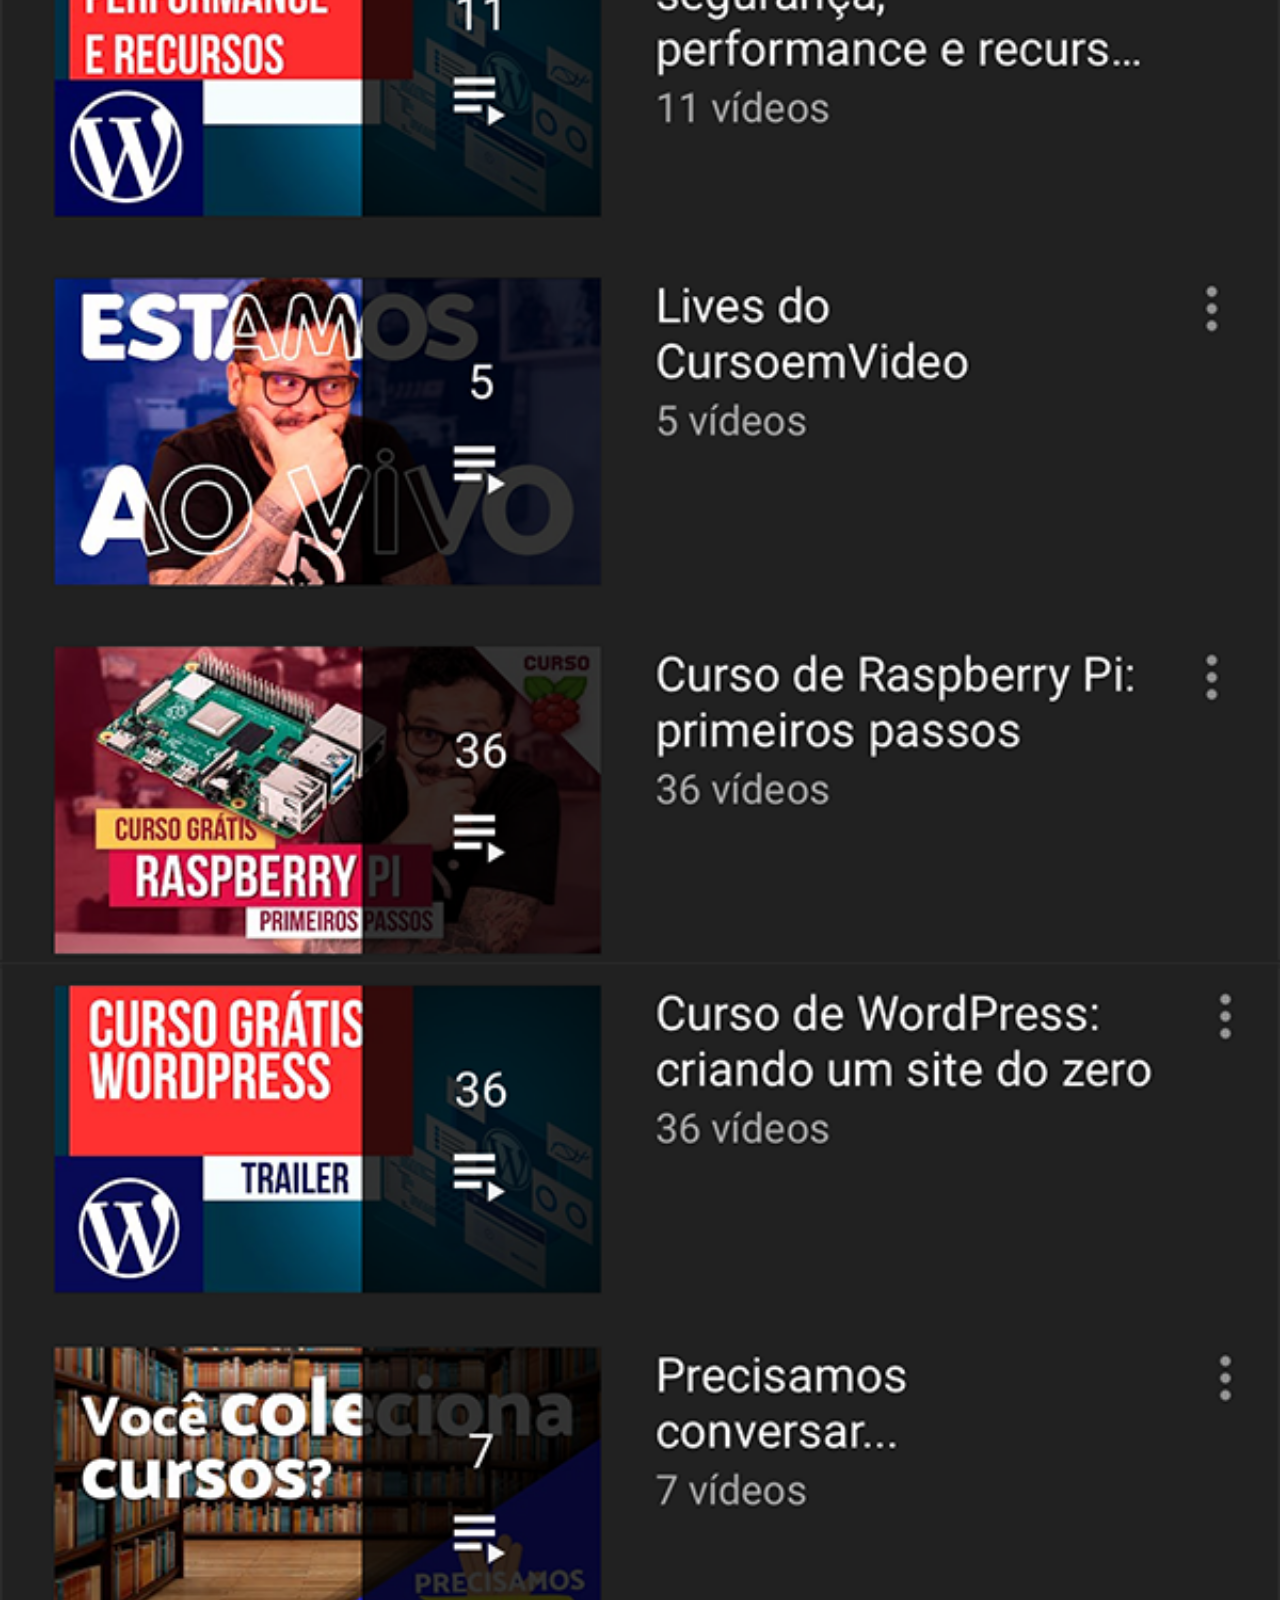
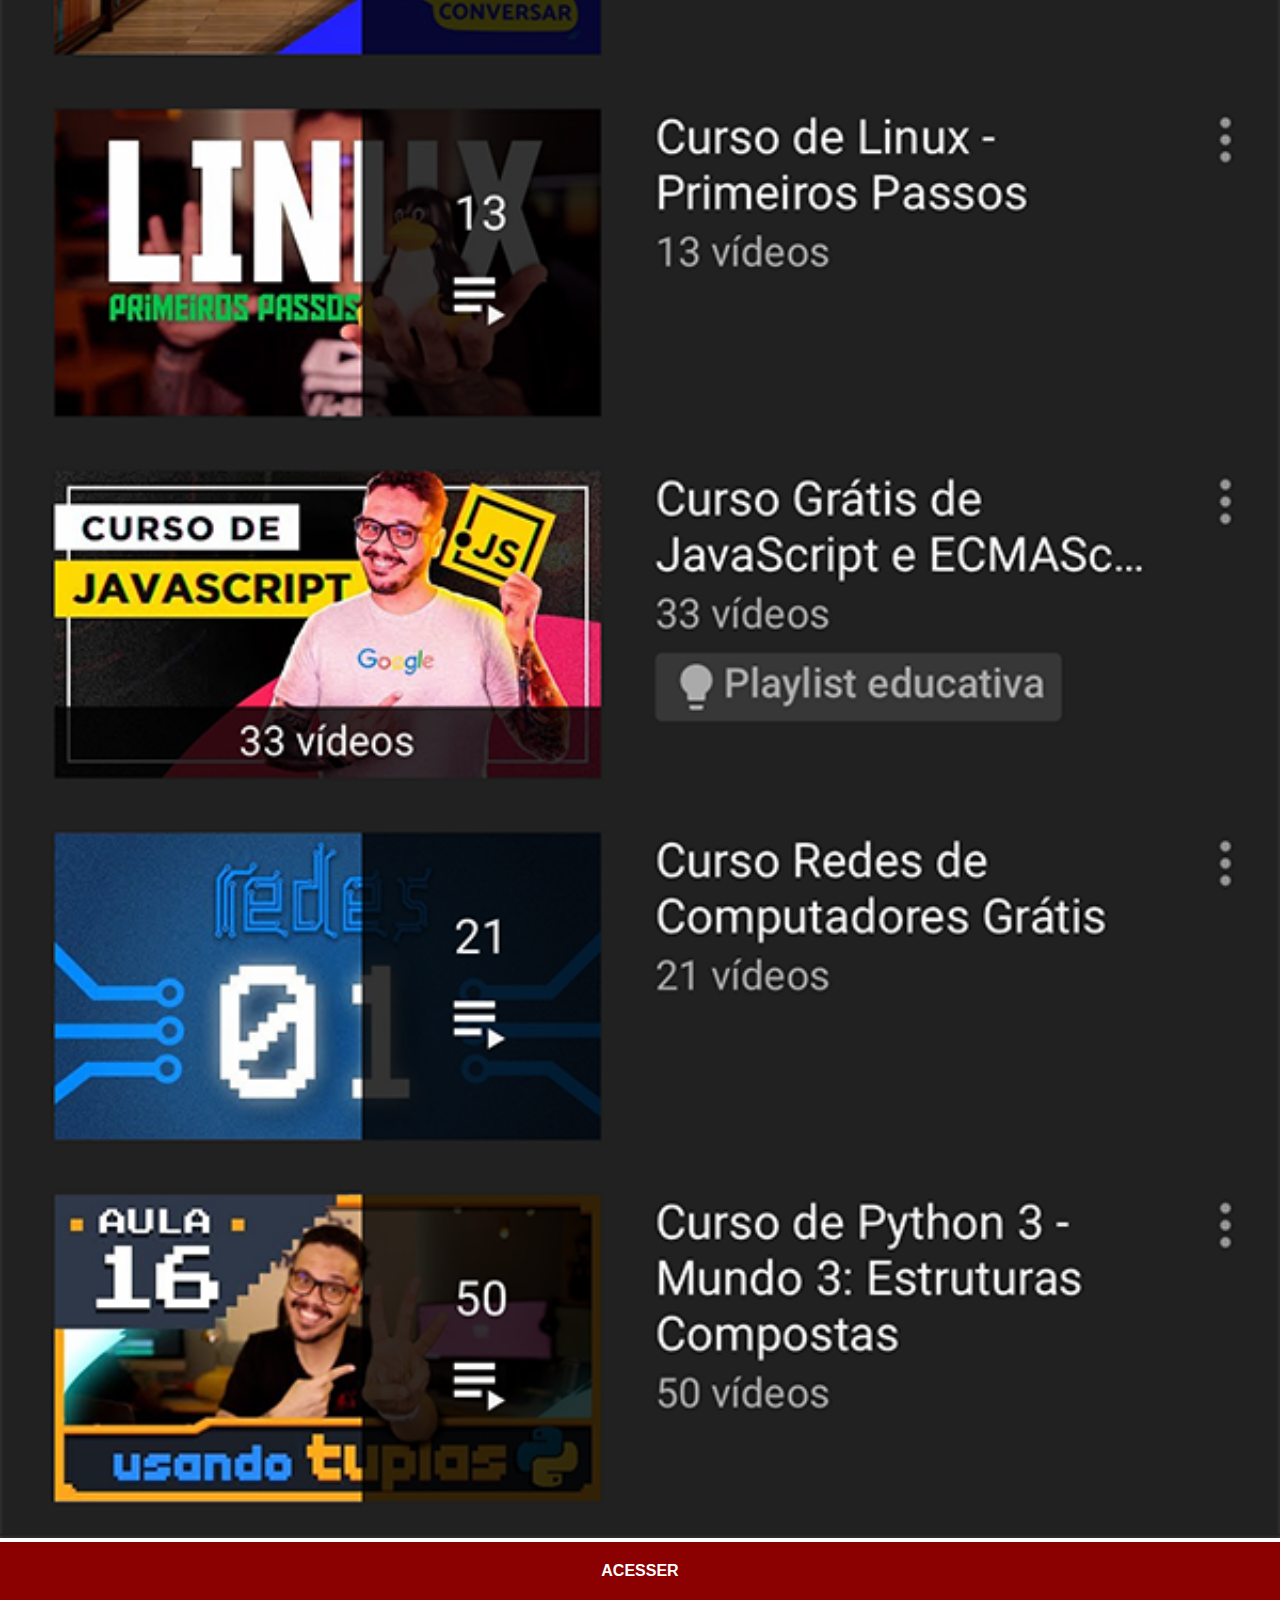
<file: youtube.html>
<!DOCTYPE html>
<html lang="pt-br">
<head>
    <meta charset="UTF-8">
    <meta name="viewport" content="width=device-width, initial-scale=1.0">
    <title>Youtube</title>
   <link rel="stylesheet" href="style1.css">
</head>
<body>
    <img src="rede/imagens/tela-youtube.png" alt="youtube">
    <a href="https://youtu.be/ar5UB2MxraE?si=zwatojqia1UPe5Mv" target="_blank">ACESSER</a>
</body>
</html>
</file>
<file: style.css>
@charset "UTF-8";

* {
    margin: 0px;
    padding: 0px;
    font-family: Arial, Helvetica, sans-serif;

}
html, body{
    height: 100vh;
    width: 100vw;
    background-color: black;

}
body{
    background: url(rede/imagens/fundo-madeira.jpg) no-repeat top center;
    background-size: cover;
    background-attachment: fixed;
}
main{
    position: relative;
    height: 100vh;
    
}

section#telefone{
    position: absolute;
    top: 50%;
    left: 50%;
    transform:translate(-50%, -50%);
    height: 625px;
    width: 310px;
    background: url(rede/imagens/frame-iphone.png) no-repeat;
}
iframe#tela{
    position: relative;
    top:80px ;
    left: 23px;
    width: 265px;
    height: 470px;

}
</file>
<file: style1.css>
@charset "UTF-8";

*{
    margin: 0px;
    padding: 0px;
    font-family: Arial, Helvetica, sans-serif;
}
::-webkit-scrollbar{
    width: 0px;
    height: 0px;
}
img{
    width: 100%;
}
a{
    display: block;
    background-color: darkred;
    color: white;
    padding: 20px;
    text-align: center;
    font-weight: bolder;
    text-decoration: none;
}
a:hover{
    background-color: red;
}
</file>
